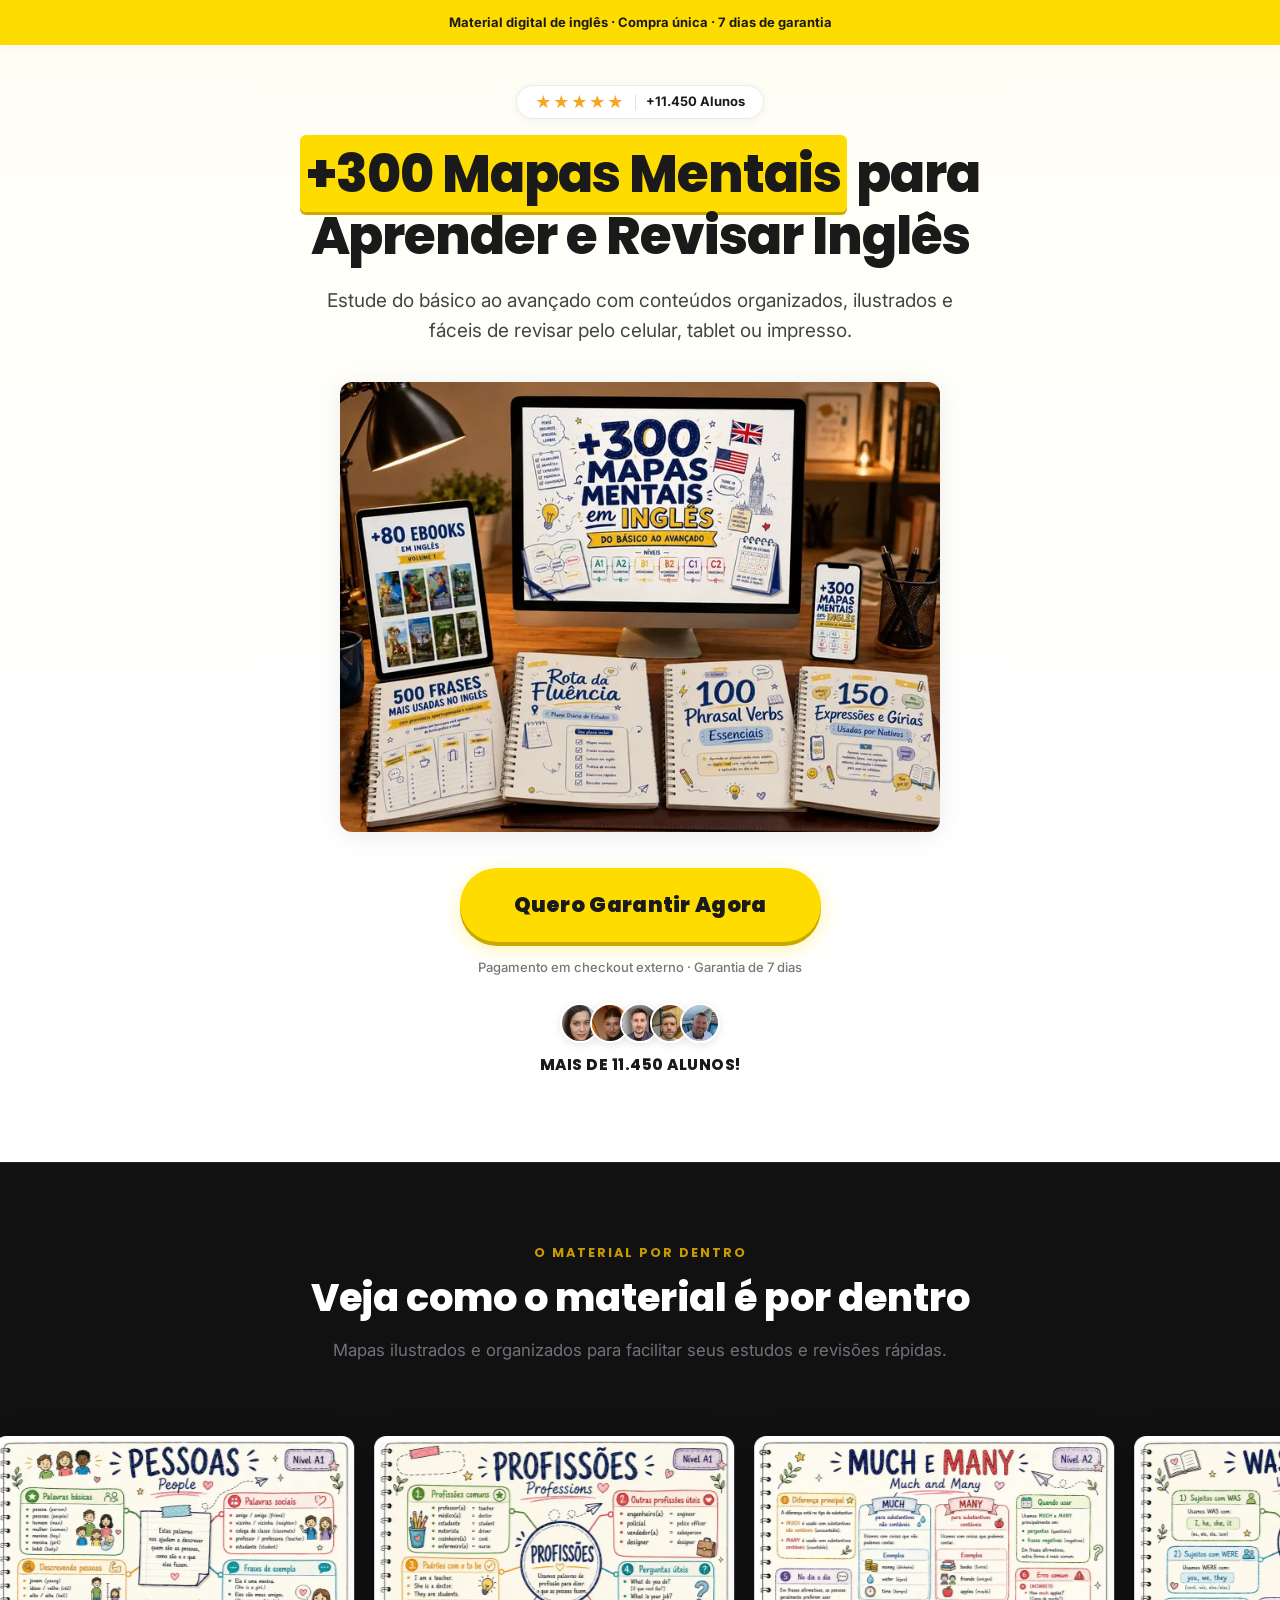
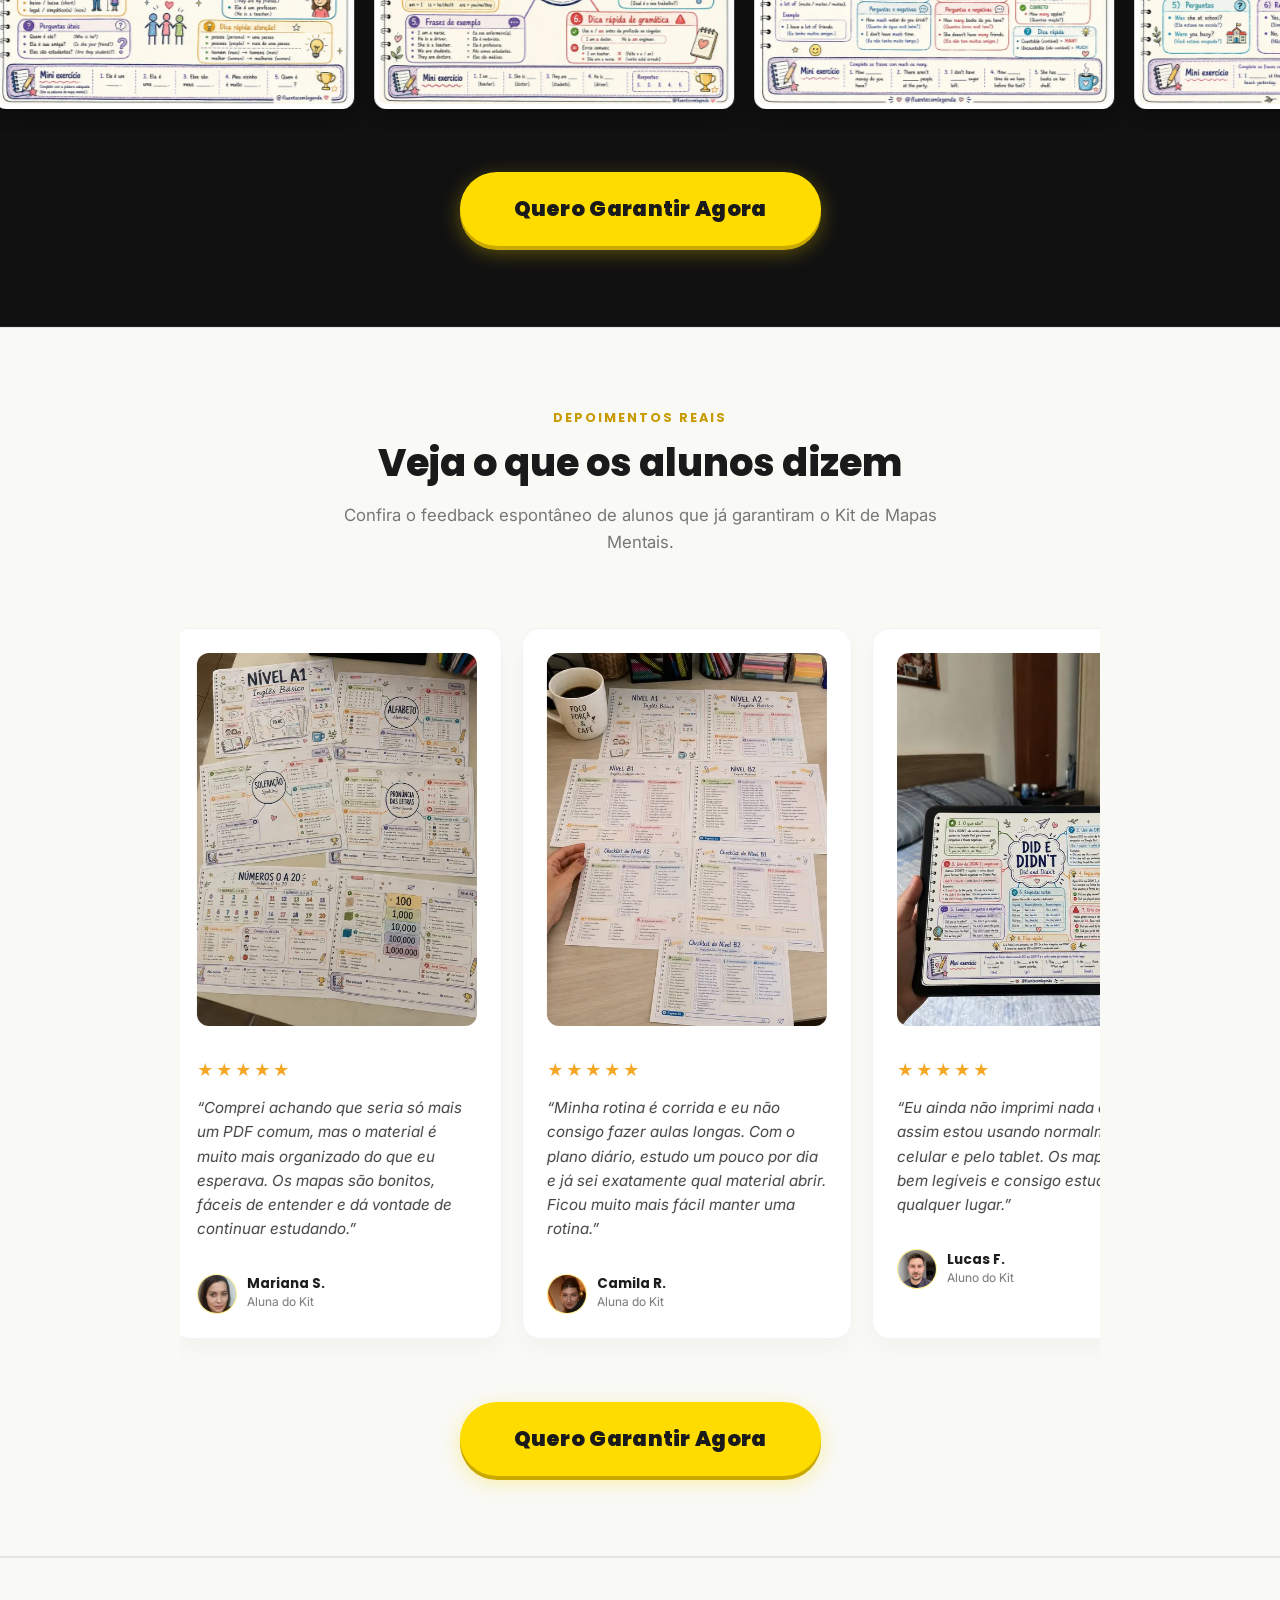
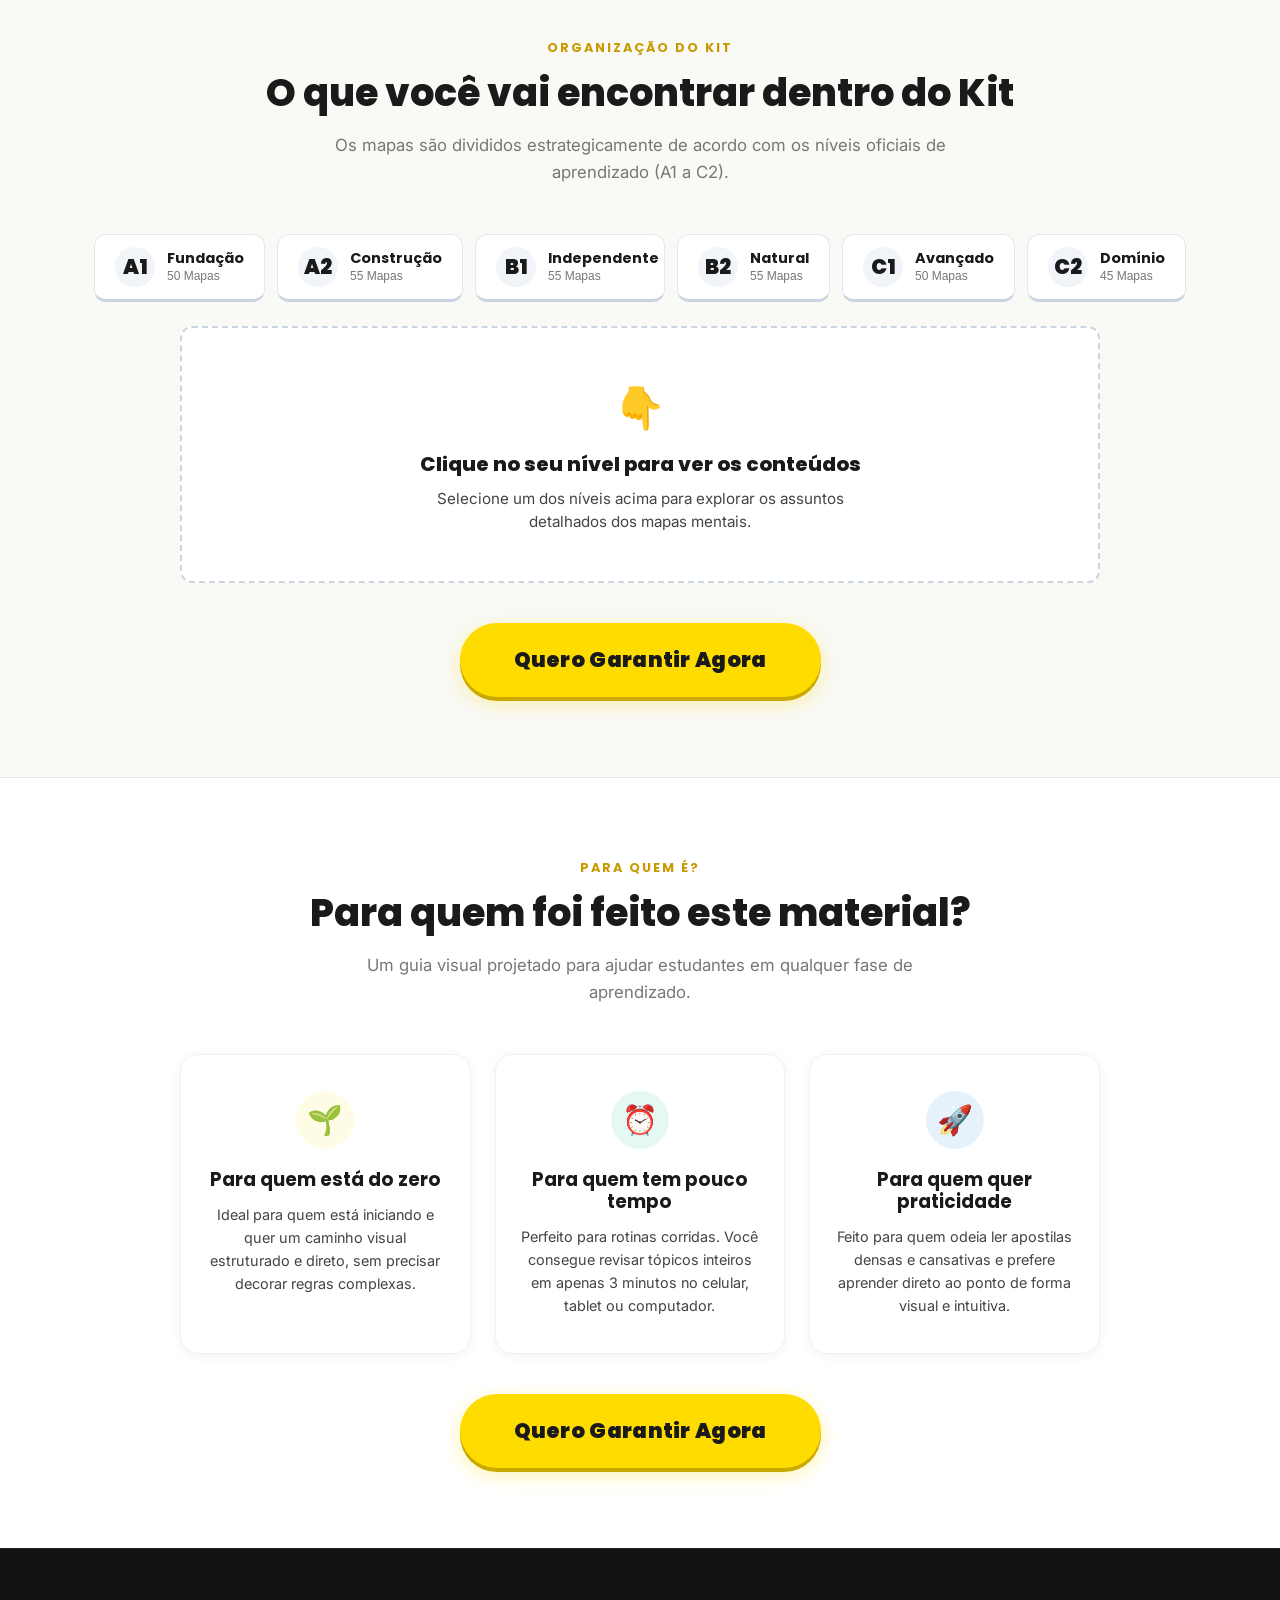
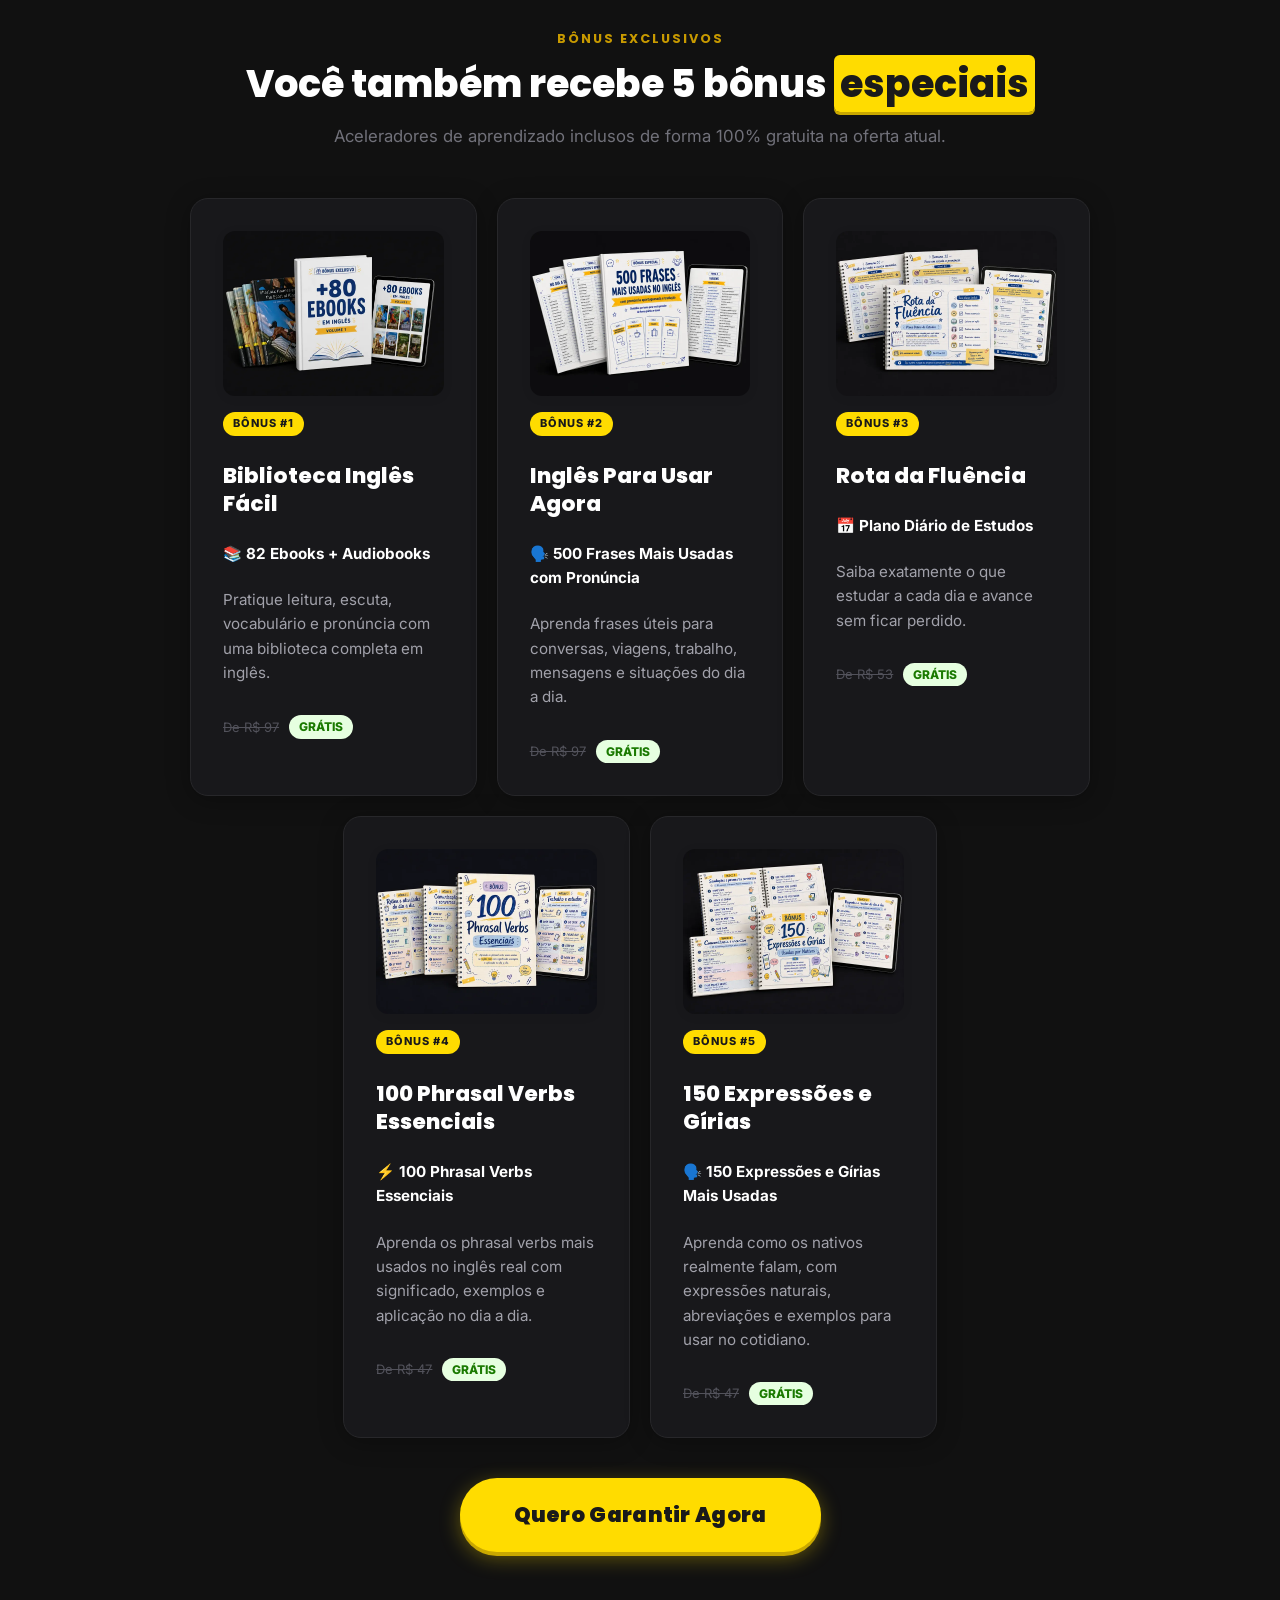
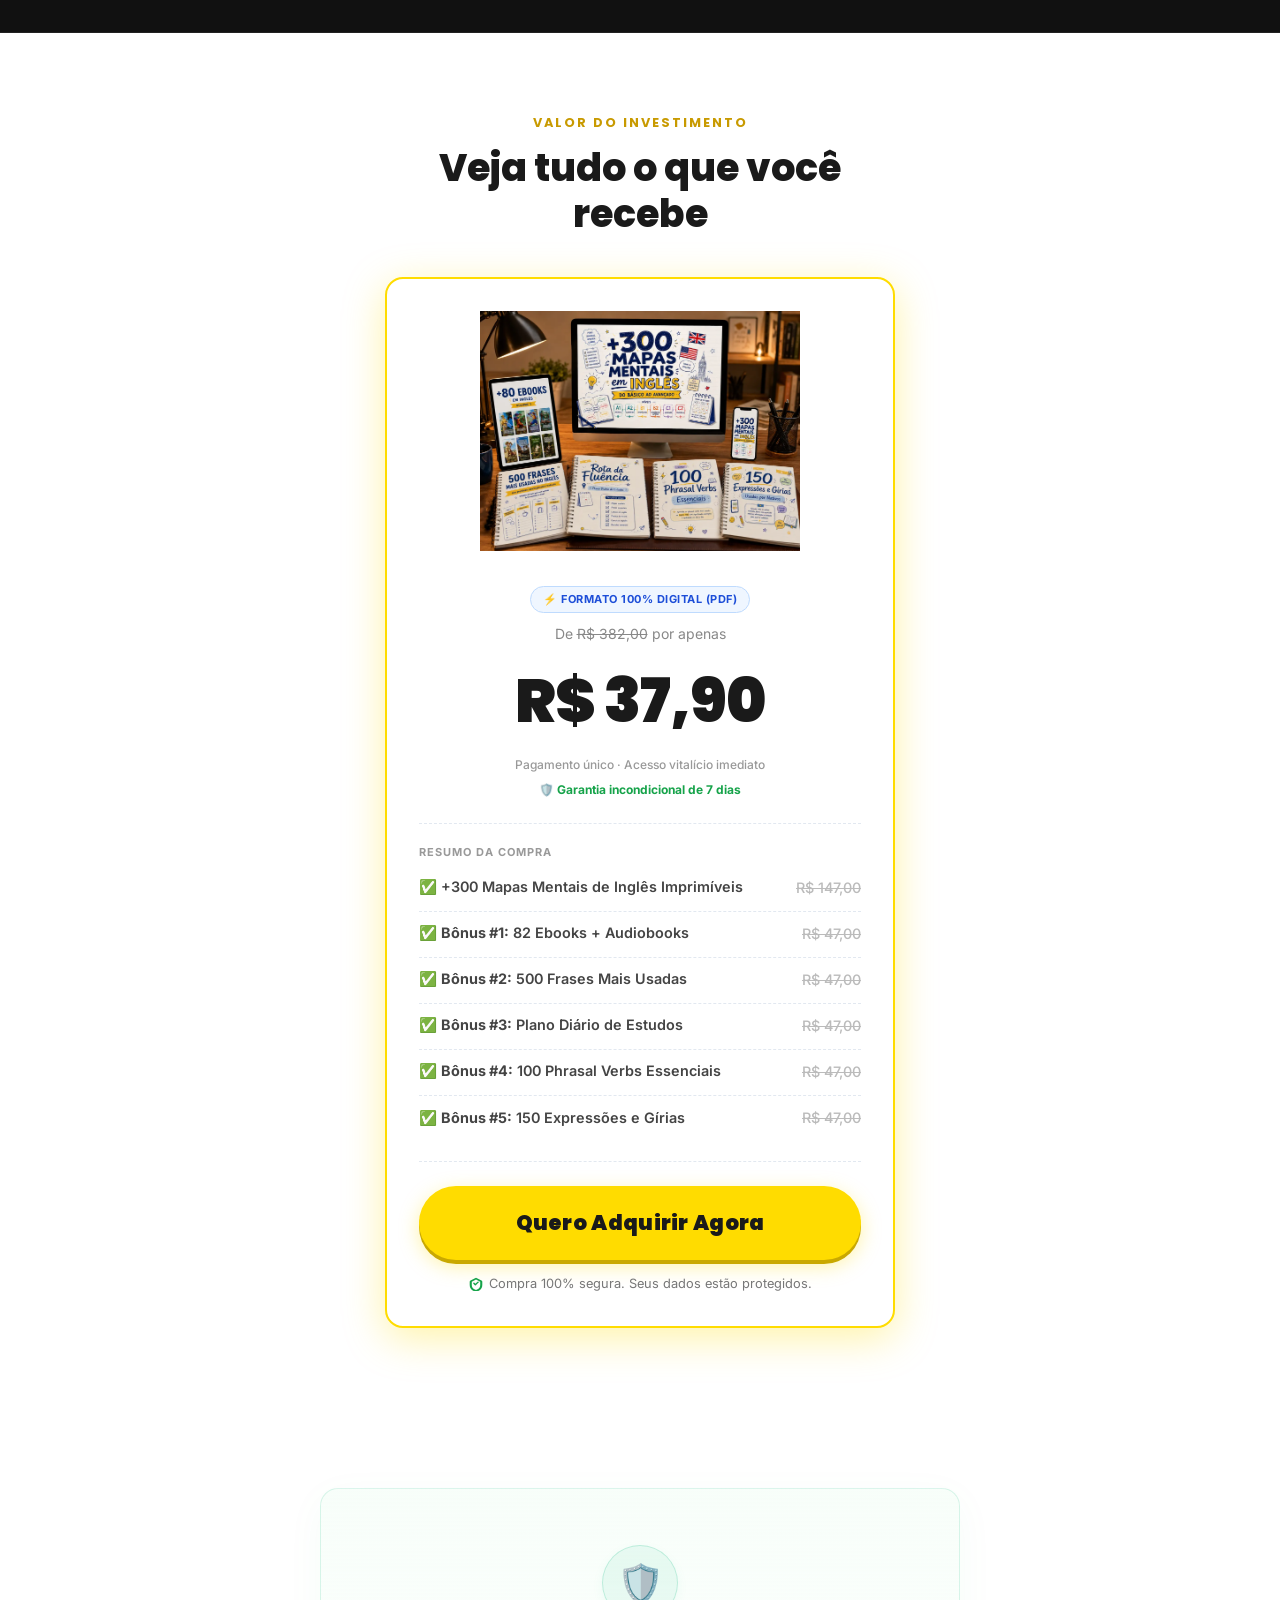
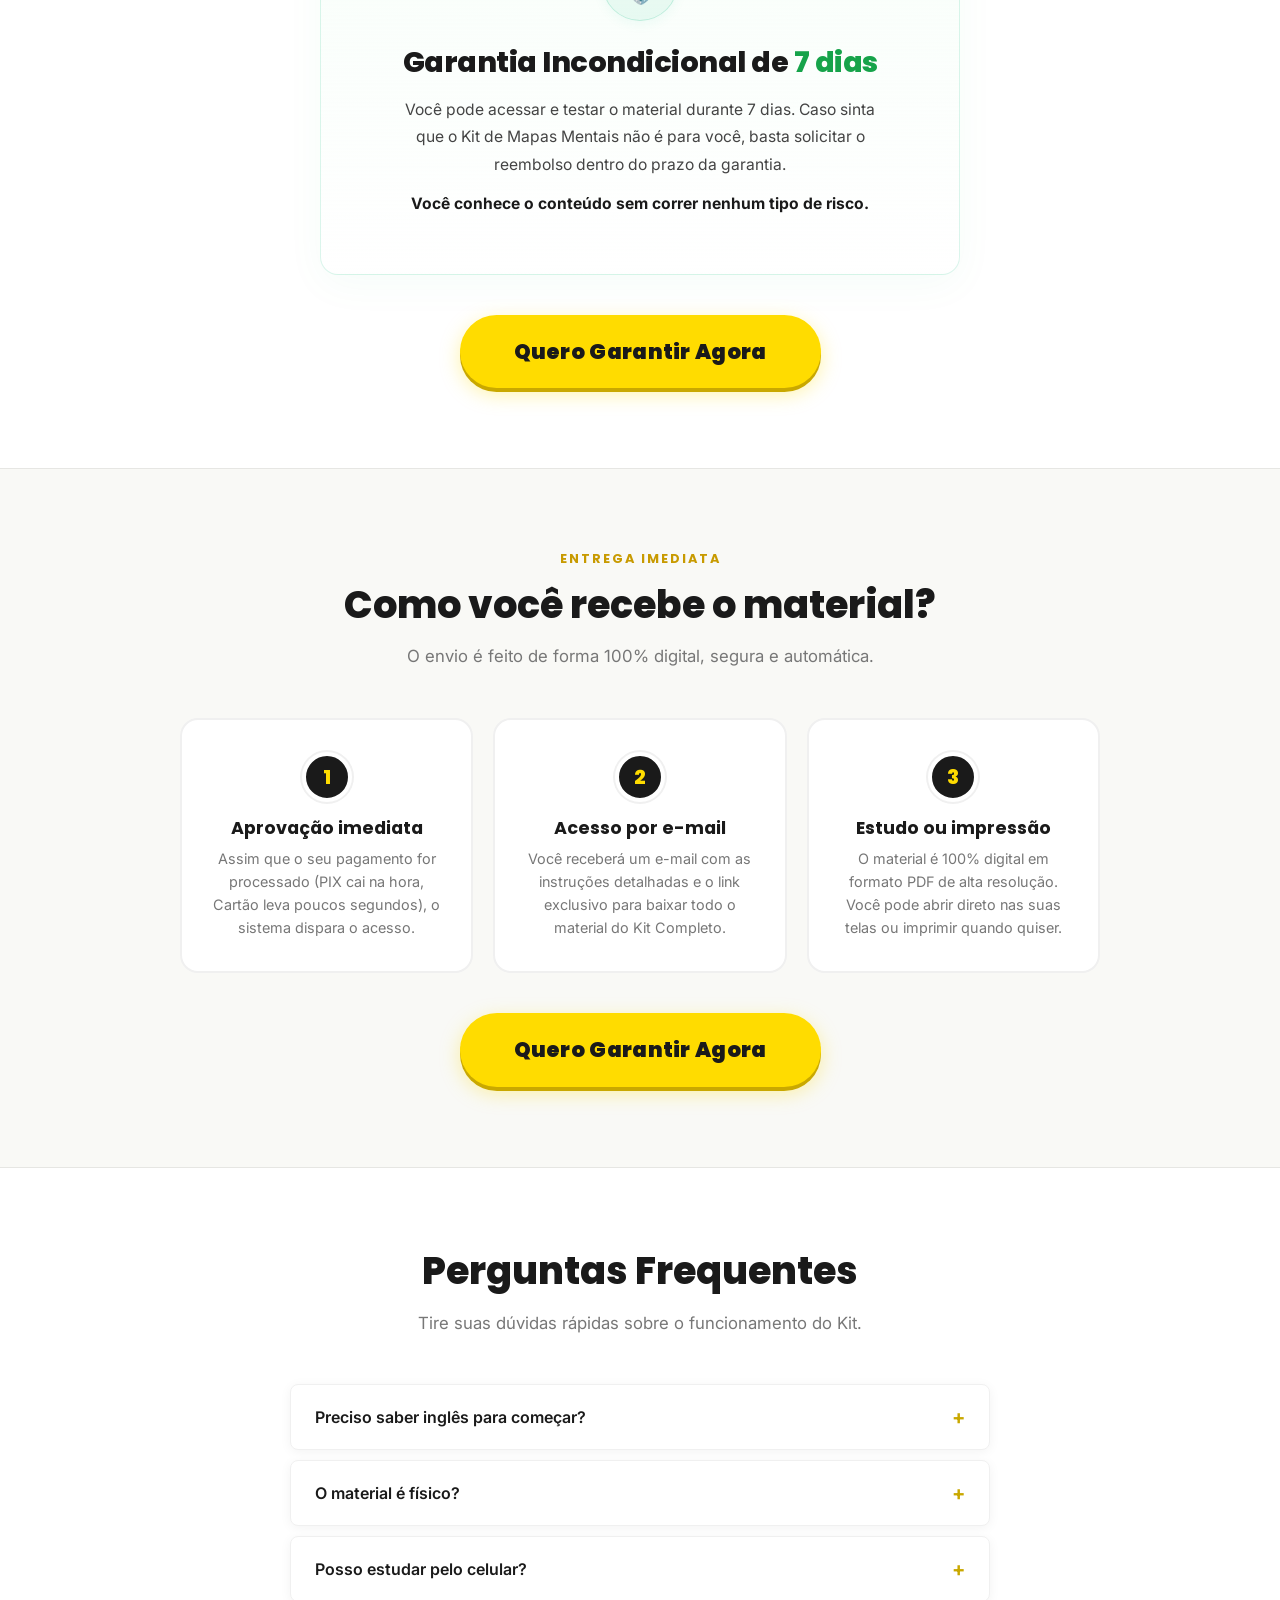
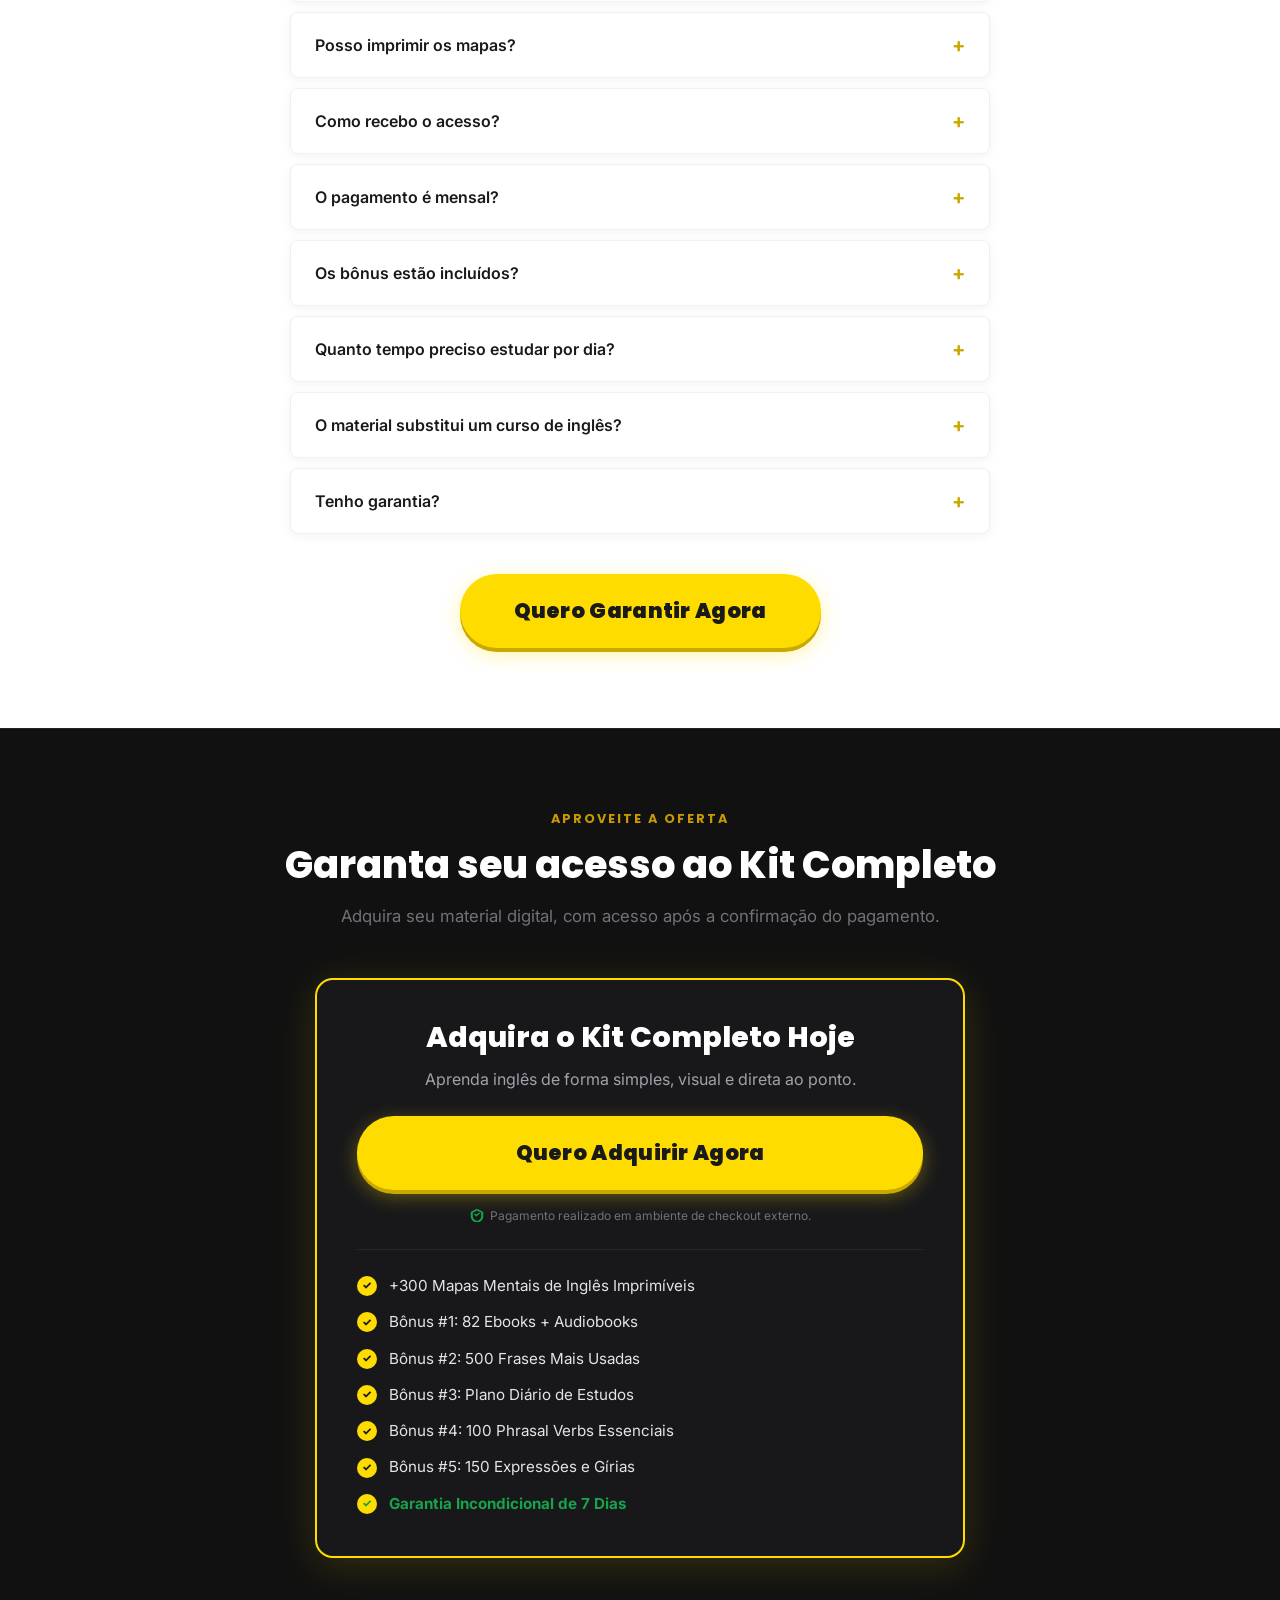
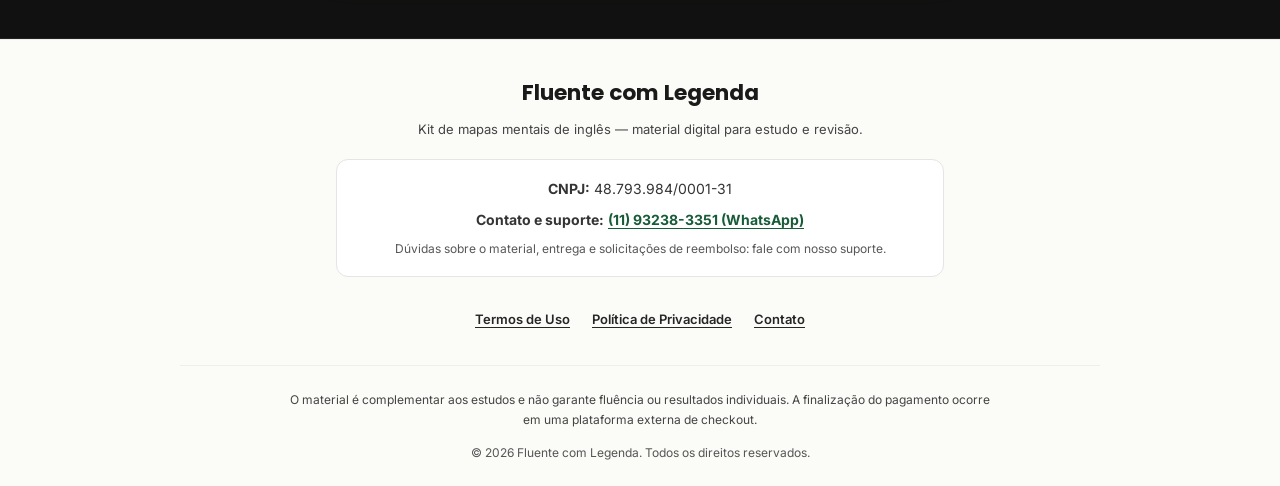
<file: index.html>
<!DOCTYPE html><html lang="pt-BR"><head>

<meta charset="utf-8">
  <meta name="viewport" content="width=device-width, initial-scale=1.0, viewport-fit=cover">
  
  <title>Kit Completo de Inglês Visual — +300 Mapas Mentais Imprimíveis</title>
  <meta name="description" content="Aprenda inglês de forma visual com mais de 300 mapas mentais imprimíveis. Estude do básico ao avançado sem apostilas longas. Acesso imediato!">

  <!-- Open Graph / Meta Tags -->
  <meta property="og:type" content="website">
  <meta property="og:locale" content="pt_BR">
  <meta property="og:url" content="https://mapa.fluentecomlegenda.com/">
  <meta property="og:title" content="+300 Mapas Mentais de Inglês Imprimíveis">
  <meta property="og:description" content="Aprenda inglês de forma visual com mais de 300 mapas mentais imprimíveis. Estude do básico ao avançado sem apostilas longas. Acesso imediato!">
  <meta property="og:image" content="images/kit_mockup_v2.webp">
  <meta property="og:image:type" content="image/webp">
  <meta property="og:image:width" content="1448">
  <meta property="og:image:height" content="1086">
  <meta property="og:image:alt" content="+300 Mapas Mentais de Inglês Imprimíveis">
  

  <meta name="theme-color" content="#ffdc00">
  <link rel="preconnect" href="https://cdn.utmify.com.br" crossorigin>
  <!-- UTMify: prioridade alta no HEAD para pixel do Google Ads, carregamento assíncrono -->
  <script>window.googlePixelId="6af4eb061cdb52053f95fb4c";</script>
  <script src="https://cdn.utmify.com.br/scripts/pixel/pixel-google.js" async fetchpriority="high"></script>
  <!-- UTMify: captura de parâmetros das campanhas; atributos do código original preservados -->
  <script src="https://cdn.utmify.com.br/scripts/utms/latest.js" async data-utmify-prevent-xcod-sck="" data-utmify-prevent-subids=""></script>
  <!-- Imagem principal prioritária, com versões menores para celulares -->
  <link rel="preload" as="image" href="images/kit_mockup_720.webp" imagesrcset="images/kit_mockup_480.webp 480w, images/kit_mockup_720.webp 720w, images/kit_mockup_960.webp 960w" imagesizes="(max-width: 600px) calc(100vw - 40px), 600px" fetchpriority="high">
  <link rel="preconnect" href="https://fonts.googleapis.com">
  <link rel="preconnect" href="https://fonts.gstatic.com" crossorigin>
  <link rel="preload" href="https://fonts.googleapis.com/css2?family=Poppins:wght@400;500;600;700;800;900&family=Inter:wght@400;500;600;700&display=swap" as="style" onload="this.onload=null;this.rel='stylesheet'">
  <noscript><link rel="stylesheet" href="https://fonts.googleapis.com/css2?family=Poppins:wght@400;500;600;700;800;900&family=Inter:wght@400;500;600;700&display=swap"></noscript>

  <!-- Main Stylesheet -->
  <link rel="stylesheet" href="css/style.css">




</head>
<body>
  <div class="promo-banner">Material digital de inglês · Compra única · 7 dias de garantia</div>

  <!-- ==========================================
       HERO SECTION
       ========================================== -->
  <section class="hero">
    <div class="container">
      
      <!-- Social Proof Badge -->
      <div class="hero-social-proof">
        <span class="stars">★★★★★</span>
        <span class="rating-divider"></span>
        <span class="rating-info"><strong>+11.450 Alunos</strong></span>
      </div>
      
      <h1 class="hero-title">
        <span class="hl">+300 Mapas Mentais</span> para Aprender e Revisar Inglês
      </h1>
      
      <p class="hero-subtitle">
        Estude do básico ao avançado com conteúdos organizados, ilustrados e fáceis de revisar pelo celular, tablet ou impresso.
      </p>

      <!-- Mockup Kit Completo -->
      <div class="hero-mockup-wrapper">
        <img src="images/kit_mockup_720.webp" srcset="images/kit_mockup_480.webp 480w, images/kit_mockup_720.webp 720w, images/kit_mockup_960.webp 960w" sizes="(max-width: 600px) calc(100vw - 40px), 600px" alt="Mockup do Kit Completo de Inglês Visual" class="hero-mockup-img" width="1448" height="1086" loading="eager" fetchpriority="high" decoding="async">
      </div>

      <div style="margin-top: 36px; margin-bottom: 24px;">
        <a href="#value-stack-section" class="btn-cta">
          Quero Garantir Agora
        </a>
        <p class="microcopy" style="margin-top: 14px; font-size: 13px; color: var(--text-light); font-weight: 500; text-align: center;">
          Pagamento em checkout externo · Garantia de 7 dias
        </p>
        
        <div class="hero-student-proof">
          <div class="student-avatar-stack">
            <img src="images/depoimento_mariana_avatar_mobile.webp" alt="Aluna Mariana" class="avatar-stack-img" loading="lazy" decoding="async" fetchpriority="low">
            <img src="images/depoimento_camila_avatar_mobile.webp" alt="Aluna Camila" class="avatar-stack-img" loading="lazy" decoding="async" fetchpriority="low">
            <img src="images/depoimento_lucas_avatar_mobile.webp" alt="Aluno Lucas" class="avatar-stack-img" loading="lazy" decoding="async" fetchpriority="low">
            <img src="images/hero_avatar_4_mobile.webp" alt="Aluno" class="avatar-stack-img" loading="lazy" decoding="async" fetchpriority="low">
            <img src="images/hero_avatar_5_mobile.webp" alt="Aluna" class="avatar-stack-img" loading="lazy" decoding="async" fetchpriority="low">
          </div>
          <span class="student-proof-text">Mais de 11.450 alunos!</span>
        </div>
      </div>

    </div>
  </section>

  <!-- ==========================================
       VISUAL PREVIEW SECTION (DARK SECTION)
       ========================================== -->
  <section class="section section--dark">
    <div class="container">
      <span class="section-label">O Material por Dentro</span>
      <h2 class="section-title" style="color:#ffffff;">Veja como o material é por dentro</h2>
      <p class="section-subtitle">
        Mapas ilustrados e organizados para facilitar seus estudos e revisões rápidas.
      </p>

      <!-- Custom Carousel (Infinite Marquee) -->
      <div class="preview-carousel">
        <div class="carousel-track">
          <div class="carousel-group">
            <div class="carousel-slide">
              <img src="images/mapa_preview_1_mobile.webp" data-fullsrc="images/mapa_preview_1.webp" alt="Visualização do mapa mental - Nível A1" width="1448" height="1086" loading="lazy" decoding="async" fetchpriority="low">
            </div>
            <div class="carousel-slide">
              <img src="images/mapa_preview_2_mobile.webp" data-fullsrc="images/mapa_preview_2.webp" alt="Visualização do mapa mental - Nível A1 (2)" width="1448" height="1086" loading="lazy" decoding="async" fetchpriority="low">
            </div>
            <div class="carousel-slide">
              <img src="images/mapa_preview_3_mobile.webp" data-fullsrc="images/mapa_preview_3.webp" alt="Visualização do mapa mental - Nível A2" width="1448" height="1086" loading="lazy" decoding="async" fetchpriority="low">
            </div>
            <div class="carousel-slide">
              <img src="images/mapa_preview_4_mobile.webp" data-fullsrc="images/mapa_preview_4.webp" alt="Visualização do mapa mental - Nível A2 (2)" width="1448" height="1086" loading="lazy" decoding="async" fetchpriority="low">
            </div>
          </div>
          <div class="carousel-group">
            <div class="carousel-slide">
              <img src="images/mapa_preview_1_mobile.webp" data-fullsrc="images/mapa_preview_1.webp" alt="Visualização do mapa mental - Nível A1" width="1448" height="1086" loading="lazy" decoding="async" fetchpriority="low">
            </div>
            <div class="carousel-slide">
              <img src="images/mapa_preview_2_mobile.webp" data-fullsrc="images/mapa_preview_2.webp" alt="Visualização do mapa mental - Nível A1 (2)" width="1448" height="1086" loading="lazy" decoding="async" fetchpriority="low">
            </div>
            <div class="carousel-slide">
              <img src="images/mapa_preview_3_mobile.webp" data-fullsrc="images/mapa_preview_3.webp" alt="Visualização do mapa mental - Nível A2" width="1448" height="1086" loading="lazy" decoding="async" fetchpriority="low">
            </div>
            <div class="carousel-slide">
              <img src="images/mapa_preview_4_mobile.webp" data-fullsrc="images/mapa_preview_4.webp" alt="Visualização do mapa mental - Nível A2 (2)" width="1448" height="1086" loading="lazy" decoding="async" fetchpriority="low">
            </div>
          </div>
        </div>
      </div>

      <div style="text-align: center; margin-top: 40px;">
        <a href="#value-stack-section" class="btn-cta">Quero Garantir Agora</a>
      </div>
    </div>
  </section>

  <!-- ==========================================
       TESTIMONIALS SECTION
       ========================================== -->
  <section class="section" style="background-color: var(--bg-secondary); border-top: 1px solid var(--border-light); border-bottom: 1px solid var(--border-light);">
    <div class="container">
      <span class="section-label">Depoimentos reais</span>
      <h2 class="section-title">Veja o que os alunos dizem</h2>
      <p class="section-subtitle">Confira o feedback espontâneo de alunos que já garantiram o Kit de Mapas Mentais.</p>

      <!-- Testimonials Marquee Carousel -->
      <div class="testimonials-carousel">
        <div class="testimonials-track">
          <div class="testimonials-group">
            <!-- 1. Mariana S. (Image) -->
            <div class="testimonial-card">
              <div class="testimonial-image-wrapper">
                <img src="images/depoimento_mariana_produto_mobile.webp" alt="Foto enviada por Mariana S." width="1086" height="1448" loading="lazy" decoding="async" fetchpriority="low">
              </div>
              <div>
                <div class="testimonial-stars">★★★★★</div>
                <p class="testimonial-quote">“Comprei achando que seria só mais um PDF comum, mas o material é muito mais organizado do que eu esperava. Os mapas são bonitos, fáceis de entender e dá vontade de continuar estudando.”</p>
              </div>
              <div class="testimonial-author">
                <img src="images/depoimento_mariana_avatar_mobile.webp" alt="Mariana S." class="testimonial-avatar" loading="lazy" decoding="async" fetchpriority="low">
                <div class="testimonial-author-info">
                  <h4>Mariana S.</h4>
                  <p>Aluna do Kit</p>
                </div>
              </div>
            </div>

            <!-- 2. Camila R. (Image) -->
            <div class="testimonial-card">
              <div class="testimonial-image-wrapper">
                <img src="images/depoimento_camila_produto_mobile.webp" alt="Foto enviada por Camila R." width="1086" height="1448" loading="lazy" decoding="async" fetchpriority="low">
              </div>
              <div>
                <div class="testimonial-stars">★★★★★</div>
                <p class="testimonial-quote">“Minha rotina é corrida e eu não consigo fazer aulas longas. Com o plano diário, estudo um pouco por dia e já sei exatamente qual material abrir. Ficou muito mais fácil manter uma rotina.”</p>
              </div>
              <div class="testimonial-author">
                <img src="images/depoimento_camila_avatar_mobile.webp" alt="Camila R." class="testimonial-avatar" loading="lazy" decoding="async" fetchpriority="low">
                <div class="testimonial-author-info">
                  <h4>Camila R.</h4>
                  <p>Aluna do Kit</p>
                </div>
              </div>
            </div>

            <!-- 3. Lucas F. (Image) -->
            <div class="testimonial-card">
              <div class="testimonial-image-wrapper">
                <img src="images/depoimento_lucas_produto_mobile.webp" alt="Foto enviada por Lucas F." width="1086" height="1448" loading="lazy" decoding="async" fetchpriority="low">
              </div>
              <div>
                <div class="testimonial-stars">★★★★★</div>
                <p class="testimonial-quote">“Eu ainda não imprimi nada e mesmo assim estou usando normalmente pelo celular e pelo tablet. Os mapas ficam bem legíveis e consigo estudar em qualquer lugar.”</p>
              </div>
              <div class="testimonial-author">
                <img src="images/depoimento_lucas_avatar_mobile.webp" alt="Lucas F." class="testimonial-avatar" loading="lazy" decoding="async" fetchpriority="low">
                <div class="testimonial-author-info">
                  <h4>Lucas F.</h4>
                  <p>Aluno do Kit</p>
                </div>
              </div>
            </div>

            <!-- 4. Patrícia M. (Image) -->
            <div class="testimonial-card">
              <div class="testimonial-image-wrapper">
                <img src="images/depoimento_patricia_produto_mobile.webp" alt="Foto enviada por Patrícia M." width="1086" height="1448" loading="lazy" decoding="async" fetchpriority="low">
              </div>
              <div>
                <div class="testimonial-stars">★★★★★</div>
                <p class="testimonial-quote">“As 500 frases com pronúncia foram o bônus que mais usei. Eu escuto, repito e treino até me sentir mais segura para falar.”</p>
              </div>
              <div class="testimonial-author">
                <img src="images/depoimento_patricia_avatar_mobile.webp" alt="Patrícia M." class="testimonial-avatar" loading="lazy" decoding="async" fetchpriority="low">
                <div class="testimonial-author-info">
                  <h4>Patrícia M.</h4>
                  <p>Aluna do Kit</p>
                </div>
              </div>
            </div>

            <!-- 5. Fernanda R. (Image) -->
            <div class="testimonial-card">
              <div class="testimonial-image-wrapper">
                <img src="images/depoimento_fernanda_produto_mobile.webp" alt="Foto enviada por Fernanda R." width="1086" height="1448" loading="lazy" decoding="async" fetchpriority="low">
              </div>
              <div>
                <div class="testimonial-stars">★★★★★</div>
                <p class="testimonial-quote">“Sou professora de inglês e esse kit economizou muito meu tempo. Uso os mapas para explicar e revisar os conteúdos de forma mais visual com meus alunos.”</p>
              </div>
              <div class="testimonial-author">
                <img src="images/depoimento_fernanda_avatar_mobile.webp" alt="Fernanda R." class="testimonial-avatar" loading="lazy" decoding="async" fetchpriority="low">
                <div class="testimonial-author-info">
                  <h4>Fernanda R.</h4>
                  <p>Professora de Inglês</p>
                </div>
              </div>
            </div>
          </div>
          
          <div class="testimonials-group">
            <!-- 1. Mariana S. (Image) - Duplicate -->
            <div class="testimonial-card">
              <div class="testimonial-image-wrapper">
                <img src="images/depoimento_mariana_produto_mobile.webp" alt="Foto enviada por Mariana S." width="1086" height="1448" loading="lazy" decoding="async" fetchpriority="low">
              </div>
              <div>
                <div class="testimonial-stars">★★★★★</div>
                <p class="testimonial-quote">“Comprei achando que seria só mais um PDF comum, mas o material é muito mais organizado do que eu esperava. Os mapas são bonitos, fáceis de entender e dá vontade de continuar estudando.”</p>
              </div>
              <div class="testimonial-author">
                <img src="images/depoimento_mariana_avatar_mobile.webp" alt="Mariana S." class="testimonial-avatar" loading="lazy" decoding="async" fetchpriority="low">
                <div class="testimonial-author-info">
                  <h4>Mariana S.</h4>
                  <p>Aluna do Kit</p>
                </div>
              </div>
            </div>

            <!-- 2. Camila R. (Image) - Duplicate -->
            <div class="testimonial-card">
              <div class="testimonial-image-wrapper">
                <img src="images/depoimento_camila_produto_mobile.webp" alt="Foto enviada por Camila R." width="1086" height="1448" loading="lazy" decoding="async" fetchpriority="low">
              </div>
              <div>
                <div class="testimonial-stars">★★★★★</div>
                <p class="testimonial-quote">“Minha rotina é corrida e eu não consigo fazer aulas longas. Com o plano diário, estudo um pouco por dia e já sei exatamente qual material abrir. Ficou muito mais fácil manter uma rotina.”</p>
              </div>
              <div class="testimonial-author">
                <img src="images/depoimento_camila_avatar_mobile.webp" alt="Camila R." class="testimonial-avatar" loading="lazy" decoding="async" fetchpriority="low">
                <div class="testimonial-author-info">
                  <h4>Camila R.</h4>
                  <p>Aluna do Kit</p>
                </div>
              </div>
            </div>

            <!-- 3. Lucas F. (Image) - Duplicate -->
            <div class="testimonial-card">
              <div class="testimonial-image-wrapper">
                <img src="images/depoimento_lucas_produto_mobile.webp" alt="Foto enviada por Lucas F." width="1086" height="1448" loading="lazy" decoding="async" fetchpriority="low">
              </div>
              <div>
                <div class="testimonial-stars">★★★★★</div>
                <p class="testimonial-quote">“Eu ainda não imprimi nada e mesmo assim estou usando normalmente pelo celular e pelo tablet. Os mapas ficam bem legíveis e consigo estudar em qualquer lugar.”</p>
              </div>
              <div class="testimonial-author">
                <img src="images/depoimento_lucas_avatar_mobile.webp" alt="Lucas F." class="testimonial-avatar" loading="lazy" decoding="async" fetchpriority="low">
                <div class="testimonial-author-info">
                  <h4>Lucas F.</h4>
                  <p>Aluno do Kit</p>
                </div>
              </div>
            </div>

            <!-- 4. Patrícia M. (Image) - Duplicate -->
            <div class="testimonial-card">
              <div class="testimonial-image-wrapper">
                <img src="images/depoimento_patricia_produto_mobile.webp" alt="Foto enviada por Patrícia M." width="1086" height="1448" loading="lazy" decoding="async" fetchpriority="low">
              </div>
              <div>
                <div class="testimonial-stars">★★★★★</div>
                <p class="testimonial-quote">“As 500 frases com pronúncia foram o bônus que mais usei. Eu escuto, repito e treino até me sentir mais segura para falar.”</p>
              </div>
              <div class="testimonial-author">
                <img src="images/depoimento_patricia_avatar_mobile.webp" alt="Patrícia M." class="testimonial-avatar" loading="lazy" decoding="async" fetchpriority="low">
                <div class="testimonial-author-info">
                  <h4>Patrícia M.</h4>
                  <p>Aluna do Kit</p>
                </div>
              </div>
            </div>

            <!-- 5. Fernanda R. (Image) - Duplicate -->
            <div class="testimonial-card">
              <div class="testimonial-image-wrapper">
                <img src="images/depoimento_fernanda_produto_mobile.webp" alt="Foto enviada por Fernanda R." width="1086" height="1448" loading="lazy" decoding="async" fetchpriority="low">
              </div>
              <div>
                <div class="testimonial-stars">★★★★★</div>
                <p class="testimonial-quote">“Sou professora de inglês e esse kit economizou muito meu tempo. Uso os mapas para explicar e revisar os conteúdos de forma mais visual com meus alunos.”</p>
              </div>
              <div class="testimonial-author">
                <img src="images/depoimento_fernanda_avatar_mobile.webp" alt="Fernanda R." class="testimonial-avatar" loading="lazy" decoding="async" fetchpriority="low">
                <div class="testimonial-author-info">
                  <h4>Fernanda R.</h4>
                  <p>Professora de Inglês</p>
                </div>
              </div>
            </div>
          </div>
        </div>
      </div>
      <div style="text-align: center; margin-top: 40px;">
        <a href="#value-stack-section" class="btn-cta">Quero Garantir Agora</a>
      </div>
    </div>
  </section>

  <!-- ==========================================
       WHAT'S INSIDE THE KIT (MODULES BY CEFR LEVELS - ENXUTA)
       ========================================== -->
  <section class="section" style="background-color: var(--bg-secondary); border-top: 1px solid var(--border-light); border-bottom: 1px solid var(--border-light);">
    <div class="container">
      <span class="section-label">Organização do Kit</span>
      <h2 class="section-title">O que você vai encontrar dentro do Kit</h2>
      <p class="section-subtitle">
        Os mapas são divididos estrategicamente de acordo com os níveis oficiais de aprendizado (A1 a C2).
      </p>

      <div class="curriculum-container">
        <!-- Tab Buttons -->
        <div class="curriculum-tabs">
          <button class="curriculum-tab-btn" data-level="a1">
            <span class="tab-level">A1</span>
            <div class="tab-info">
              <span class="tab-title">Fundação</span>
              <span class="tab-count">50 Mapas</span>
            </div>
          </button>
          <button class="curriculum-tab-btn" data-level="a2">
            <span class="tab-level">A2</span>
            <div class="tab-info">
              <span class="tab-title">Construção</span>
              <span class="tab-count">55 Mapas</span>
            </div>
          </button>
          <button class="curriculum-tab-btn" data-level="b1">
            <span class="tab-level">B1</span>
            <div class="tab-info">
              <span class="tab-title">Independente</span>
              <span class="tab-count">55 Mapas</span>
            </div>
          </button>
          <button class="curriculum-tab-btn" data-level="b2">
            <span class="tab-level">B2</span>
            <div class="tab-info">
              <span class="tab-title">Natural</span>
              <span class="tab-count">55 Mapas</span>
            </div>
          </button>
          <button class="curriculum-tab-btn" data-level="c1">
            <span class="tab-level">C1</span>
            <div class="tab-info">
              <span class="tab-title">Avançado</span>
              <span class="tab-count">50 Mapas</span>
            </div>
          </button>
          <button class="curriculum-tab-btn" data-level="c2">
            <span class="tab-level">C2</span>
            <div class="tab-info">
              <span class="tab-title">Domínio</span>
              <span class="tab-count">45 Mapas</span>
            </div>
          </button>
        </div>

        <!-- Tab Panes -->
        <div class="curriculum-panes">
          
          <!-- Placeholder (Visible when no level is active) -->
          <div class="curriculum-placeholder" id="curriculum-placeholder">
            <div class="placeholder-icon">👇</div>
            <h3>Clique no seu nível para ver os conteúdos</h3>
            <p>Selecione um dos níveis acima para explorar os assuntos detalhados dos mapas mentais.</p>
          </div>

          <!-- Pane A1 -->
          <div class="curriculum-pane" id="pane-a1">
            <div class="curriculum-pane-header">
              <div class="curriculum-pane-meta">
                <span class="pane-badge">Nível A1 — Fundação do Inglês</span>
                <span class="pane-count">🌱 50 mapas mentais</span>
              </div>
              <p class="pane-objective">
                <strong>Objetivo:</strong> Ensinar o aluno a reconhecer palavras essenciais, montar frases curtas, fazer perguntas básicas e se comunicar em situações simples.
              </p>
            </div>
            
            <div class="curriculum-details-grid">
              <div class="curriculum-category-card">
                <h4>Fundamentos</h4>
                <div class="curriculum-topics">
                  <span>Alfabeto em inglês</span>
                  <span>Soletração</span>
                  <span>Pronúncia das letras</span>
                  <span>Números de 0 a 20</span>
                  <span>Números de 20 a 100</span>
                  <span>Números grandes</span>
                  <span>Dias da semana</span>
                  <span>Meses do ano</span>
                  <span>Datas</span>
                  <span>Horas</span>
                  <span>Cores</span>
                  <span>Símbolos e sinais comuns</span>
                </div>
              </div>
              
              <div class="curriculum-category-card">
                <h4>Estruturas essenciais</h4>
                <div class="curriculum-topics">
                  <span>Pronomes pessoais</span>
                  <span>Pronomes objeto</span>
                  <span>Adjetivos possessivos</span>
                  <span>Pronomes possessivos</span>
                  <span>Verbo To Be: afirmativo</span>
                  <span>Verbo To Be: negativo</span>
                  <span>Verbo To Be: perguntas</span>
                  <span>Contrações com To Be</span>
                  <span>Artigos A, An e The</span>
                  <span>Singular e plural</span>
                  <span>This, That, These e Those</span>
                  <span>There Is e There Are</span>
                </div>
              </div>
              
              <div class="curriculum-category-card">
                <h4>Vocabulário básico</h4>
                <div class="curriculum-topics">
                  <span>Família</span>
                  <span>Pessoas</span>
                  <span>Profissões</span>
                  <span>Países</span>
                  <span>Nacionalidades</span>
                  <span>Partes da casa</span>
                  <span>Objetos da casa</span>
                  <span>Objetos pessoais</span>
                  <span>Comidas</span>
                  <span>Bebidas</span>
                  <span>Frutas</span>
                  <span>Animais</span>
                  <span>Partes do corpo</span>
                  <span>Roupas</span>
                  <span>Clima</span>
                  <span>Emoções</span>
                  <span>Adjetivos básicos</span>
                  <span>Verbos essenciais</span>
                </div>
              </div>
              
              <div class="curriculum-category-card">
                <h4>Comunicação</h4>
                <div class="curriculum-topics">
                  <span>Cumprimentos</span>
                  <span>Apresentações pessoais</span>
                  <span>Perguntas com What, Where, Who e How</span>
                  <span>Frases com I Am</span>
                  <span>Frases com You Are</span>
                  <span>Frases com He, She, We e They</span>
                  <span>Frases de sobrevivência</span>
                  <span>Revisão geral A1</span>
                </div>
              </div>
            </div>
          </div>

          <!-- Pane A2 -->
          <div class="curriculum-pane" id="pane-a2">
            <div class="curriculum-pane-header">
              <div class="curriculum-pane-meta">
                <span class="pane-badge">Nível A2 — Construção de Frases</span>
                <span class="pane-count">💬 55 mapas mentais</span>
              </div>
              <p class="pane-objective">
                <strong>Objetivo:</strong> Ajudar o aluno a falar sobre rotina, preferências, habilidades, passado básico e planos.
              </p>
            </div>
            
            <div class="curriculum-details-grid">
              <div class="curriculum-category-card">
                <h4>Presente e rotina</h4>
                <div class="curriculum-topics">
                  <span>Simple Present: usos</span>
                  <span>Simple Present: afirmativo</span>
                  <span>Simple Present: negativo</span>
                  <span>Simple Present: perguntas</span>
                  <span>Do e Does</span>
                  <span>Don’t e Doesn’t</span>
                  <span>Terceira pessoa com S</span>
                  <span>Advérbios de frequência</span>
                  <span>Rotina da manhã</span>
                  <span>Rotina de trabalho e estudo</span>
                  <span>Rotina da noite</span>
                  <span>Hábitos semanais</span>
                </div>
              </div>
              
              <div class="curriculum-category-card">
                <h4>Verbos e estruturas</h4>
                <div class="curriculum-topics">
                  <span>Have e Has</span>
                  <span>Like, Love e Hate</span>
                  <span>Want e Need</span>
                  <span>Can e Can’t</span>
                  <span>Habilidades</span>
                  <span>Pedidos com Can</span>
                  <span>Imperativo</span>
                  <span>Let’s</span>
                  <span>Some e Any</span>
                  <span>Much e Many</span>
                  <span>A Lot Of</span>
                  <span>How Much e How Many</span>
                  <span>Substantivos contáveis e incontáveis</span>
                  <span>Preposições de lugar</span>
                  <span>Preposições de tempo</span>
                  <span>In, On e At</span>
                </div>
              </div>
              
              <div class="curriculum-category-card">
                <h4>Passado e futuro inicial</h4>
                <div class="curriculum-topics">
                  <span>Simple Past com To Be</span>
                  <span>Was e Were</span>
                  <span>Verbos regulares no passado</span>
                  <span>Verbos irregulares básicos</span>
                  <span>Did e Didn’t</span>
                  <span>Perguntas no passado</span>
                  <span>Going To</span>
                  <span>Planos futuros</span>
                  <span>Will para decisões simples</span>
                </div>
              </div>
              
              <div class="curriculum-category-card">
                <h4>Vocabulário e situações</h4>
                <div class="curriculum-topics">
                  <span>Lugares da cidade</span>
                  <span>Direções</span>
                  <span>Meios de transporte</span>
                  <span>Compras</span>
                  <span>Preços e dinheiro</span>
                  <span>Restaurante</span>
                  <span>Hotel</span>
                  <span>Aeroporto</span>
                  <span>Saúde básica</span>
                  <span>Farmácia</span>
                  <span>Hobbies</span>
                  <span>Esportes</span>
                  <span>Música e filmes</span>
                </div>
              </div>
              
              <div class="curriculum-category-card">
                <h4>Comunicação prática</h4>
                <div class="curriculum-topics">
                  <span>Fazendo convites</span>
                  <span>Aceitando e recusando convites</span>
                  <span>Pedindo informações</span>
                  <span>Mini conversas A2</span>
                  <span>Revisão geral A2</span>
                </div>
              </div>
            </div>
          </div>

          <!-- Pane B1 -->
          <div class="curriculum-pane" id="pane-b1">
            <div class="curriculum-pane-header">
              <div class="curriculum-pane-meta">
                <span class="pane-badge">Nível B1 — Inglês Independente</span>
                <span class="pane-count">🚀 55 mapas mentais</span>
              </div>
              <p class="pane-objective">
                <strong>Objetivo:</strong> Permitir que o aluno converse sobre experiências, acontecimentos, opiniões, planos e problemas cotidianos.
              </p>
            </div>
            
            <div class="curriculum-details-grid">
              <div class="curriculum-category-card">
                <h4>Tempos verbais</h4>
                <div class="curriculum-topics">
                  <span>Revisão do Simple Present</span>
                  <span>Revisão do Simple Past</span>
                  <span>Present Continuous</span>
                  <span>Past Continuous</span>
                  <span>Simple Past x Past Continuous</span>
                  <span>Present Perfect: introdução</span>
                  <span>Have You Ever</span>
                  <span>Ever e Never</span>
                  <span>Already e Yet</span>
                  <span>Since e For</span>
                  <span>Present Perfect x Simple Past</span>
                  <span>Going To x Will</span>
                  <span>Present Continuous para futuro</span>
                  <span>Future Time Expressions</span>
                </div>
              </div>
              
              <div class="curriculum-category-card">
                <h4>Estruturas intermediárias</h4>
                <div class="curriculum-topics">
                  <span>Comparativos</span>
                  <span>Superlativos</span>
                  <span>As…As</span>
                  <span>Too e Enough</span>
                  <span>Should e Shouldn’t</span>
                  <span>Must e Mustn’t</span>
                  <span>Have To e Don’t Have To</span>
                  <span>May e Might</span>
                  <span>First Conditional</span>
                  <span>Zero Conditional</span>
                  <span>Relative Pronouns</span>
                  <span>Who, Which e That</span>
                  <span>Gerúndio após verbos</span>
                  <span>Infinitivo com To</span>
                  <span>Used To</span>
                  <span>Question Tags</span>
                </div>
              </div>
              
              <div class="curriculum-category-card">
                <h4>Comunicação e fluidez</h4>
                <div class="curriculum-topics">
                  <span>Como dar opinião</span>
                  <span>Como pedir opinião</span>
                  <span>Como concordar</span>
                  <span>Como discordar educadamente</span>
                  <span>Como explicar motivos</span>
                  <span>Como contar histórias</span>
                  <span>Sequenciadores de história</span>
                  <span>Como descrever experiências</span>
                  <span>Como falar sobre problemas</span>
                  <span>Como dar conselhos</span>
                  <span>Como fazer sugestões</span>
                  <span>Como pedir esclarecimentos</span>
                  <span>Frases para ganhar tempo</span>
                  <span>Como manter uma conversa</span>
                  <span>Small Talk</span>
                </div>
              </div>
              
              <div class="curriculum-category-card">
                <h4>Vocabulário contextual</h4>
                <div class="curriculum-topics">
                  <span>Trabalho e carreira</span>
                  <span>Educação</span>
                  <span>Tecnologia</span>
                  <span>Internet e redes sociais</span>
                  <span>Viagens e turismo</span>
                  <span>Saúde e bem-estar</span>
                  <span>Meio ambiente</span>
                  <span>Relacionamentos</span>
                  <span>Erros comuns do nível B1</span>
                  <span>Revisão geral B1</span>
                </div>
              </div>
            </div>
          </div>

          <!-- Pane B2 -->
          <div class="curriculum-pane" id="pane-b2">
            <div class="curriculum-pane-header">
              <div class="curriculum-pane-meta">
                <span class="pane-badge">Nível B2 — Inglês Natural</span>
                <span class="pane-count">⚡ 55 mapas mentais</span>
              </div>
              <p class="pane-objective">
                <strong>Objetivo:</strong> Desenvolver fluência, naturalidade, compreensão de textos mais complexos e comunicação profissional.
              </p>
            </div>
            
            <div class="curriculum-details-grid">
              <div class="curriculum-category-card">
                <h4>Gramática intermediária-avançada</h4>
                <div class="curriculum-topics">
                  <span>Present Perfect Continuous</span>
                  <span>Past Perfect</span>
                  <span>Past Perfect Continuous</span>
                  <span>Future Continuous</span>
                  <span>Future Perfect</span>
                  <span>Tempos narrativos</span>
                  <span>Second Conditional</span>
                  <span>Third Conditional</span>
                  <span>Mixed Conditionals</span>
                  <span>Passive Voice no presente</span>
                  <span>Passive Voice no passado</span>
                  <span>Passive Voice com modais</span>
                  <span>Reported Speech</span>
                  <span>Reported Questions</span>
                  <span>Reported Commands</span>
                  <span>Gerund x Infinitive</span>
                  <span>Causative Have e Get</span>
                  <span>Wish e If Only</span>
                </div>
              </div>
              
              <div class="curriculum-category-card">
                <h4>Inglês natural</h4>
                <div class="curriculum-topics">
                  <span>Phrasal Verbs com Get</span>
                  <span>Phrasal Verbs com Take</span>
                  <span>Phrasal Verbs com Make</span>
                  <span>Phrasal Verbs com Put</span>
                  <span>Phrasal Verbs com Look</span>
                  <span>Phrasal Verbs com Turn</span>
                  <span>Phrasal Verbs com Bring</span>
                  <span>Phrasal Verbs com Come</span>
                  <span>Collocations com Make e Do</span>
                  <span>Collocations com Take e Have</span>
                  <span>Expressões idiomáticas comuns</span>
                  <span>Linking Words</span>
                  <span>Conectores de contraste</span>
                  <span>Conectores de causa e consequência</span>
                  <span>Intensificadores</span>
                  <span>Hedging: como suavizar afirmações</span>
                </div>
              </div>
              
              <div class="curriculum-category-card">
                <h4>Comunicação avançada</h4>
                <div class="curriculum-topics">
                  <span>Argumentando uma opinião</span>
                  <span>Apresentando vantagens e desvantagens</span>
                  <span>Especulando</span>
                  <span>Fazendo hipóteses</span>
                  <span>Persuadindo alguém</span>
                  <span>Negociando</span>
                  <span>Interrompendo educadamente</span>
                  <span>Retomando uma conversa</span>
                  <span>Explicando ideias complexas</span>
                  <span>Debates em inglês</span>
                  <span>Apresentações em inglês</span>
                </div>
              </div>
              
              <div class="curriculum-category-card">
                <h4>Inglês profissional</h4>
                <div class="curriculum-topics">
                  <span>Reuniões</span>
                  <span>E-mails profissionais</span>
                  <span>Entrevistas de emprego</span>
                  <span>Currículo e LinkedIn</span>
                  <span>Atendimento ao cliente</span>
                  <span>Trabalho remoto</span>
                  <span>Networking</span>
                  <span>Falsos cognatos avançados</span>
                  <span>Erros comuns do nível B2</span>
                  <span>Revisão geral B2</span>
                </div>
              </div>
            </div>
          </div>

          <!-- Pane C1 -->
          <div class="curriculum-pane" id="pane-c1">
            <div class="curriculum-pane-header">
              <div class="curriculum-pane-meta">
                <span class="pane-badge">Nível C1 — Inglês Avançado</span>
                <span class="pane-count">✈️ 50 mapas mentais</span>
              </div>
              <p class="pane-objective">
                <strong>Objetivo:</strong> Ensinar precisão, flexibilidade, vocabulário sofisticado e comunicação acadêmica ou profissional.
              </p>
            </div>
            
            <div class="curriculum-details-grid">
              <div class="curriculum-category-card">
                <h4>Estruturas avançadas</h4>
                <div class="curriculum-topics">
                  <span>Inversão após expressões negativas</span>
                  <span>Inversão com Hardly e Barely</span>
                  <span>Cleft Sentences</span>
                  <span>Emphasis com Do</span>
                  <span>Participle Clauses</span>
                  <span>Reduced Relative Clauses</span>
                  <span>Advanced Passive Voice</span>
                  <span>Reporting Verbs</span>
                  <span>Modal Verbs no passado</span>
                  <span>Dedução no presente</span>
                  <span>Dedução no passado</span>
                  <span>Unreal Past</span>
                  <span>Advanced Conditionals</span>
                  <span>Subjunctive em inglês</span>
                </div>
              </div>
              
              <div class="curriculum-category-card">
                <h4>Precisão de vocabulário</h4>
                <div class="curriculum-topics">
                  <span>Verbos formais</span>
                  <span>Adjetivos sofisticados</span>
                  <span>Advérbios avançados</span>
                  <span>Collocations acadêmicas</span>
                  <span>Collocations profissionais</span>
                  <span>Phrasal Verbs avançados</span>
                  <span>Idioms avançados</span>
                  <span>Binomials: safe and sound</span>
                  <span>Word Families</span>
                  <span>Prefixos avançados</span>
                  <span>Sufixos avançados</span>
                  <span>Formação de palavras</span>
                  <span>Palavras facilmente confundidas</span>
                  <span>Nuances entre sinônimos</span>
                </div>
              </div>
              
              <div class="curriculum-category-card">
                <h4>Construção de discurso</h4>
                <div class="curriculum-topics">
                  <span>Conectores acadêmicos</span>
                  <span>Introdução de argumentos</span>
                  <span>Desenvolvimento de argumentos</span>
                  <span>Contra-argumentos</span>
                  <span>Conclusões fortes</span>
                  <span>Como reformular uma ideia</span>
                  <span>Como exemplificar</span>
                  <span>Como resumir</span>
                  <span>Como generalizar com cautela</span>
                  <span>Como expressar certeza e dúvida</span>
                  <span>Coesão textual</span>
                  <span>Coerência textual</span>
                </div>
              </div>
              
              <div class="curriculum-category-card">
                <h4>Aplicações</h4>
                <div class="curriculum-topics">
                  <span>Escrita acadêmica</span>
                  <span>Relatórios profissionais</span>
                  <span>Propostas comerciais</span>
                  <span>Apresentações executivas</span>
                  <span>Debates avançados</span>
                  <span>Comunicação diplomática</span>
                  <span>Análise de dados em inglês</span>
                  <span>Notícias e linguagem jornalística</span>
                  <span>Erros comuns do nível C1</span>
                  <span>Revisão geral C1</span>
                </div>
              </div>
            </div>
          </div>

          <!-- Pane C2 -->
          <div class="curriculum-pane" id="pane-c2">
            <div class="curriculum-pane-header">
              <div class="curriculum-pane-meta">
                <span class="pane-badge">Nível C2 — Domínio do Inglês</span>
                <span class="pane-count">🏆 45 mapas mentais</span>
              </div>
              <p class="pane-objective">
                <strong>Objetivo:</strong> Trabalhar sutilezas, registros, persuasão, interpretação e comunicação próxima à de um usuário altamente proficiente.
              </p>
            </div>
            
            <div class="curriculum-details-grid">
              <div class="curriculum-category-card">
                <h4>Nuance e precisão</h4>
                <div class="curriculum-topics">
                  <span>Diferenças sutis entre sinônimos</span>
                  <span>Conotação positiva e negativa</span>
                  <span>Linguagem literal x figurativa</span>
                  <span>Ambiguidade em inglês</span>
                  <span>Ironia</span>
                  <span>Sarcasmo</span>
                  <span>Eufemismos</span>
                  <span>Understatement</span>
                  <span>Overstatement</span>
                  <span>Implicatura</span>
                  <span>Tom e intenção</span>
                  <span>Escolha lexical precisa</span>
                </div>
              </div>
              
              <div class="curriculum-category-card">
                <h4>Estilo e registro</h4>
                <div class="curriculum-topics">
                  <span>Inglês formal</span>
                  <span>Inglês informal</span>
                  <span>Inglês acadêmico</span>
                  <span>Inglês jornalístico</span>
                  <span>Inglês jurídico básico</span>
                  <span>Inglês corporativo</span>
                  <span>Inglês literário</span>
                  <span>Mudança de registro</span>
                  <span>Comunicação diplomática</span>
                  <span>Linguagem politicamente sensível</span>
                  <span>Linguagem inclusiva</span>
                  <span>Variações entre inglês britânico e americano</span>
                </div>
              </div>
              
              <div class="curriculum-category-card">
                <h4>Retórica e argumentação</h4>
                <div class="curriculum-topics">
                  <span>Recursos retóricos</span>
                  <span>Persuasão avançada</span>
                  <span>Estrutura de discursos</span>
                  <span>Storytelling avançado</span>
                  <span>Analogias e metáforas</span>
                  <span>Refutação de argumentos</span>
                  <span>Falácias lógicas em inglês</span>
                  <span>Debate formal</span>
                  <span>Negociação de alto nível</span>
                  <span>Respostas diplomáticas</span>
                </div>
              </div>
              
              <div class="curriculum-category-card">
                <h4>Produção avançada</h4>
                <div class="curriculum-topics">
                  <span>Síntese de informações</span>
                  <span>Paráfrase avançada</span>
                  <span>Resumos executivos</span>
                  <span>Crítica e avaliação</span>
                  <span>Análise de textos</span>
                  <span>Escrita persuasiva</span>
                  <span>Apresentações de alto impacto</span>
                  <span>Entrevistas complexas</span>
                  <span>Humor e jogos de palavras</span>
                  <span>Erros de alta proficiência</span>
                  <span>Revisão final C2</span>
                </div>
              </div>
            </div>
          </div>

        </div>
      </div>
      <div style="text-align: center; margin-top: 40px;">
        <a href="#value-stack-section" class="btn-cta">Quero Garantir Agora</a>
      </div>
    </div>
  </section>

  <!-- ==========================================
       AUDIENCE AND BENEFITS (VISUAL CARDS)
       ========================================== -->
  <section class="section">
    <div class="container">
      <span class="section-label">Para quem é?</span>
      <h2 class="section-title">Para quem foi feito este material?</h2>
      <p class="section-subtitle">
        Um guia visual projetado para ajudar estudantes em qualquer fase de aprendizado.
      </p>

      <div class="audience-grid">
        <!-- Card 1 -->
        <div class="audience-card">
          <div class="audience-icon-badge" style="background-color: rgba(255, 220, 0, 0.1); color: #c9a800;">🌱</div>
          <h3>Para quem está do zero</h3>
          <p>Ideal para quem está iniciando e quer um caminho visual estruturado e direto, sem precisar decorar regras complexas.</p>
        </div>

        <!-- Card 2 -->
        <div class="audience-card">
          <div class="audience-icon-badge" style="background-color: rgba(0, 184, 148, 0.1); color: #00b894;">⏰</div>
          <h3>Para quem tem pouco tempo</h3>
          <p>Perfeito para rotinas corridas. Você consegue revisar tópicos inteiros em apenas 3 minutos no celular, tablet ou computador.</p>
        </div>

        <!-- Card 3 -->
        <div class="audience-card">
          <div class="audience-icon-badge" style="background-color: rgba(9, 132, 227, 0.1); color: #0984e3;">🚀</div>
          <h3>Para quem quer praticidade</h3>
          <p>Feito para quem odeia ler apostilas densas e cansativas e prefere aprender direto ao ponto de forma visual e intuitiva.</p>
        </div>
      </div>
      <div style="text-align: center; margin-top: 40px;">
        <a href="#value-stack-section" class="btn-cta">Quero Garantir Agora</a>
      </div>
    </div>
  </section>

  <!-- ==========================================
       BONUS SECTION (DARK SECTION - TEXT ONLY)
       ========================================== -->
  <section class="section section--dark">
    <div class="container">
      <span class="section-label">Bônus Exclusivos</span>
      <h2 class="section-title" style="color:#ffffff;">Você também recebe 5 bônus <span class="hl">especiais</span></h2>
      <p class="section-subtitle">Aceleradores de aprendizado inclusos de forma 100% gratuita na oferta atual.</p>

      <div class="bonuses-container">
        
        <!-- Bonus 1 -->
        <div class="bonus-card">
          <div class="bonus-image-wrapper">
            <img src="images/bonus_1_mobile.webp" alt="Mockup Bônus 1" width="1448" height="1086" loading="lazy" decoding="async" fetchpriority="low">
          </div>
          <span class="bonus-badge">Bônus #1</span>
          <h3 class="bonus-title">Biblioteca Inglês Fácil</h3>
          <p style="font-weight: 700; color: #ffffff; margin-bottom: 6px; font-size: 0.95rem;">📚 82 Ebooks + Audiobooks</p>
          <p class="bonus-desc" style="margin-bottom: 14px;">Pratique leitura, escuta, vocabulário e pronúncia com uma biblioteca completa em inglês.</p>
          <div class="bonus-value-row">
            <span class="bonus-value-original">De R$ 97</span>
            <span class="bonus-value-free">GRÁTIS</span>
          </div>
        </div>

        <!-- Bonus 2 -->
        <div class="bonus-card">
          <div class="bonus-image-wrapper">
            <img src="images/bonus_2_mobile.webp" alt="Mockup Bônus 2" width="1448" height="1086" loading="lazy" decoding="async" fetchpriority="low">
          </div>
          <span class="bonus-badge">Bônus #2</span>
          <h3 class="bonus-title">Inglês Para Usar Agora</h3>
          <p style="font-weight: 700; color: #ffffff; margin-bottom: 6px; font-size: 0.95rem;">🗣️ 500 Frases Mais Usadas com Pronúncia</p>
          <p class="bonus-desc" style="margin-bottom: 14px;">Aprenda frases úteis para conversas, viagens, trabalho, mensagens e situações do dia a dia.</p>
          <div class="bonus-value-row">
            <span class="bonus-value-original">De R$ 97</span>
            <span class="bonus-value-free">GRÁTIS</span>
          </div>
        </div>

        <!-- Bonus 3 -->
        <div class="bonus-card">
          <div class="bonus-image-wrapper">
            <img src="images/bonus_3_mobile.webp" alt="Mockup Bônus 3" width="1448" height="1086" loading="lazy" decoding="async" fetchpriority="low">
          </div>
          <span class="bonus-badge">Bônus #3</span>
          <h3 class="bonus-title">Rota da Fluência</h3>
          <p style="font-weight: 700; color: #ffffff; margin-bottom: 6px; font-size: 0.95rem;">📅 Plano Diário de Estudos</p>
          <p class="bonus-desc" style="margin-bottom: 14px;">Saiba exatamente o que estudar a cada dia e avance sem ficar perdido.</p>
          <div class="bonus-value-row">
            <span class="bonus-value-original">De R$ 53</span>
            <span class="bonus-value-free">GRÁTIS</span>
          </div>
        </div>

        <!-- Bonus 4 -->
        <div class="bonus-card">
          <div class="bonus-image-wrapper">
            <img src="images/bonus_4_mobile.webp" alt="Mockup Bônus 4" width="1448" height="1086" loading="lazy" decoding="async" fetchpriority="low">
          </div>
          <span class="bonus-badge">Bônus #4</span>
          <h3 class="bonus-title">100 Phrasal Verbs Essenciais</h3>
          <p style="font-weight: 700; color: #ffffff; margin-bottom: 6px; font-size: 0.95rem;">⚡ 100 Phrasal Verbs Essenciais</p>
          <p class="bonus-desc" style="margin-bottom: 14px;">Aprenda os phrasal verbs mais usados no inglês real com significado, exemplos e aplicação no dia a dia.</p>
          <div class="bonus-value-row">
            <span class="bonus-value-original">De R$ 47</span>
            <span class="bonus-value-free">GRÁTIS</span>
          </div>
        </div>

        <!-- Bonus 5 -->
        <div class="bonus-card">
          <div class="bonus-image-wrapper">
            <img src="images/bonus_5_mobile.webp" alt="Mockup Bônus 5" width="1448" height="1086" loading="lazy" decoding="async" fetchpriority="low">
          </div>
          <span class="bonus-badge">Bônus #5</span>
          <h3 class="bonus-title">150 Expressões e Gírias</h3>
          <p style="font-weight: 700; color: #ffffff; margin-bottom: 6px; font-size: 0.95rem;">🗣️ 150 Expressões e Gírias Mais Usadas</p>
          <p class="bonus-desc" style="margin-bottom: 14px;">Aprenda como os nativos realmente falam, com expressões naturais, abreviações e exemplos para usar no cotidiano.</p>
          <div class="bonus-value-row">
            <span class="bonus-value-original">De R$ 47</span>
            <span class="bonus-value-free">GRÁTIS</span>
          </div>
        </div>

      </div>
      <div style="text-align: center; margin-top: 40px;">
        <a href="#value-stack-section" class="btn-cta">Quero Garantir Agora</a>
      </div>
    </div>
  </section>

  <!-- ==========================================
       VALUE STACK & PRICE REVEAL (VERTICAL LAYOUT)
       ========================================== -->
  <section class="section" id="value-stack-section">
    <div class="container" style="max-width: 550px;">
      <span class="section-label">Valor do Investimento</span>
      <h2 class="section-title">Veja tudo o que você recebe</h2>

      <div class="value-stack-container" style="grid-template-columns: 1fr; text-align: center; gap: 24px; padding: 32px;">
        
        <!-- Mockup do Kit -->
        <div class="value-mockup-wrapper" style="max-width: 320px; margin: 0 auto 10px auto;">
          <img src="images/kit_mockup_v2.webp" alt="Mockup do Kit Completo de Inglês Visual" width="1448" height="1086" style="width: 100%; height: auto; aspect-ratio: 4 / 3; display: block;" loading="lazy" decoding="async" fetchpriority="low">
        </div>

        <!-- 1. VALOR -->
        <div class="price-reveal-block">
          <div style="display: inline-flex; align-items: center; gap: 6px; background: #eff6ff; color: #1d4ed8; border: 1px solid #bfdbfe; font-size: 11px; font-weight: 700; text-transform: uppercase; letter-spacing: 0.5px; padding: 4px 12px; border-radius: 999px; margin-bottom: 10px;">
            <span>⚡ Formato 100% Digital (PDF)</span>
          </div>
          <span class="from" style="font-size: 14px; color: #888; display: block;">De <s>R$ 382,00</s> por apenas</span>
          <div class="main-price" style="font-family: var(--font-title); font-size: 3.8rem; font-weight: 900; color: var(--text-dark); margin: 6px 0; letter-spacing: -1px;">R$ 37,90</div>
          <span class="note" style="font-size: 12px; color: #999; display: block; font-weight: 500; margin-bottom: 6px;">Pagamento único · Acesso vitalício imediato</span>
          <span class="guarantee-badge-green" style="font-size: 12px; color: var(--success-color); display: block; font-weight: 700; margin-top: 4px;">🛡️ Garantia incondicional de 7 dias</span>
        </div>

        <!-- 2. RESUMO DA COMPRA -->
        <div class="purchase-summary-block" style="border-top: 1px dashed #e2e8f0; border-bottom: 1px dashed #e2e8f0; padding: 20px 0; width: 100%;">
          <p style="font-size: 11px; font-weight: 700; text-transform: uppercase; color: #999; margin-bottom: 14px; letter-spacing: 1px; text-align: left;">Resumo da compra</p>
          
          <div class="value-stack-items-list" style="display: flex; flex-direction: column; gap: 10px;">
            <div class="value-stack-item-row" style="display: flex; justify-content: space-between; font-size: 0.9rem;">
              <span class="name" style="color: var(--text-muted); font-weight: 600;">✅ +300 Mapas Mentais de Inglês Imprimíveis</span>
              <span class="price" style="color: #bbb; text-decoration: line-through;">R$ 147,00</span>
            </div>
            <div class="value-stack-item-row" style="display: flex; justify-content: space-between; font-size: 0.9rem;">
              <span class="name" style="color: var(--text-muted); font-weight: 600;">✅ <strong>Bônus #1:</strong> 82 Ebooks + Audiobooks</span>
              <span class="price" style="color: #bbb; text-decoration: line-through;">R$ 47,00</span>
            </div>
            <div class="value-stack-item-row" style="display: flex; justify-content: space-between; font-size: 0.9rem;">
              <span class="name" style="color: var(--text-muted); font-weight: 600;">✅ <strong>Bônus #2:</strong> 500 Frases Mais Usadas</span>
              <span class="price" style="color: #bbb; text-decoration: line-through;">R$ 47,00</span>
            </div>
            <div class="value-stack-item-row" style="display: flex; justify-content: space-between; font-size: 0.9rem;">
              <span class="name" style="color: var(--text-muted); font-weight: 600;">✅ <strong>Bônus #3:</strong> Plano Diário de Estudos</span>
              <span class="price" style="color: #bbb; text-decoration: line-through;">R$ 47,00</span>
            </div>
            <div class="value-stack-item-row" style="display: flex; justify-content: space-between; font-size: 0.9rem;">
              <span class="name" style="color: var(--text-muted); font-weight: 600;">✅ <strong>Bônus #4:</strong> 100 Phrasal Verbs Essenciais</span>
              <span class="price" style="color: #bbb; text-decoration: line-through;">R$ 47,00</span>
            </div>
            <div class="value-stack-item-row" style="display: flex; justify-content: space-between; font-size: 0.9rem;">
              <span class="name" style="color: var(--text-muted); font-weight: 600;">✅ <strong>Bônus #5:</strong> 150 Expressões e Gírias</span>
              <span class="price" style="color: #bbb; text-decoration: line-through;">R$ 47,00</span>
            </div>
          </div>
          
        </div>

        <!-- 3. BOTÃO -->
        <div style="width: 100%;">
          <a href="https://app.mivvo.com.br/checkout/01a1f08c-5703-7c5f-b5ee-c51378b822ee" target="_blank" rel="noopener noreferrer" class="btn-cta btn-cta--full">
            Quero Adquirir Agora
          </a>
          
          <div class="checkout-security-badge" style="color: var(--text-light); margin-top: 14px; font-size: 0.8rem; display: flex; justify-content: center; align-items: center; gap: 6px;">
            <svg width="14" height="14" fill="currentColor" viewBox="0 0 20 20"><path fill-rule="evenodd" d="M2.166 4.9L10 1.154 17.834 4.9A2 2 0 0119 6.72v4.718a9 9 0 01-5.656 8.384l-2.678 1.03a1.996 1.996 0 01-1.332 0l-2.678-1.03A9 9 0 011 11.438V6.72a2 2 0 011.166-1.82zM10 3.74L4 6.623v4.815a7 7 0 004.398 6.52l1.602.616 1.602-.616A7 7 0 0016 11.438V6.623L10 3.74zM13.707 8.293a1 1 0 00-1.414-1.414L9 9.586 7.707 8.293a1 1 0 00-1.414 1.414l2 2a1 1 0 001.414 0l4-4z" clip-rule="evenodd"></path></svg>
            Compra 100% segura. Seus dados estão protegidos.
          </div>


        </div>

      </div>
    </div>
  </section>



  <!-- ==========================================
       GUARANTEE SECTION
       ========================================== -->
  <section class="section">
    <div class="container">
      <div class="warranty-card">
        <span class="warranty-badge-img">🛡️</span>
        <h3>Garantia Incondicional de <span style="color: var(--success-color); font-weight: 800;">7 dias</span></h3>
        <p>Você pode acessar e testar o material durante 7 dias. Caso sinta que o Kit de Mapas Mentais não é para você, basta solicitar o reembolso dentro do prazo da garantia.</p>
        <p style="font-weight: 700; color: var(--text-dark); margin-top: 12px;">Você conhece o conteúdo sem correr nenhum tipo de risco.</p>
      </div>
      <div style="text-align: center; margin-top: 40px;">
        <a href="#value-stack-section" class="btn-cta">Quero Garantir Agora</a>
      </div>
    </div>
  </section>

  <!-- ==========================================
       HOW YOU RECEIVE IT
       ========================================== -->
  <section class="section" style="background-color: var(--bg-secondary); border-top: 1px solid var(--border-light); border-bottom: 1px solid var(--border-light);">
    <div class="container">
      <span class="section-label">Entrega Imediata</span>
      <h2 class="section-title">Como você recebe o material?</h2>
      <p class="section-subtitle">O envio é feito de forma 100% digital, segura e automática.</p>

      <div class="delivery-steps">
        <div class="delivery-step">
          <div class="delivery-step-num">1</div>
          <h3>Aprovação imediata</h3>
          <p>Assim que o seu pagamento for processado (PIX cai na hora, Cartão leva poucos segundos), o sistema dispara o acesso.</p>
        </div>
        <div class="delivery-step">
          <div class="delivery-step-num">2</div>
          <h3>Acesso por e-mail</h3>
          <p>Você receberá um e-mail com as instruções detalhadas e o link exclusivo para baixar todo o material do Kit Completo.</p>
        </div>
        <div class="delivery-step">
          <div class="delivery-step-num">3</div>
          <h3>Estudo ou impressão</h3>
          <p>O material é 100% digital em formato PDF de alta resolução. Você pode abrir direto nas suas telas ou imprimir quando quiser.</p>
        </div>
      </div>
      <div style="text-align: center; margin-top: 40px;">
        <a href="#value-stack-section" class="btn-cta">Quero Garantir Agora</a>
      </div>
    </div>
  </section>

  <!-- ==========================================
       FAQ SECTION
       ========================================== -->
  <section class="section">
    <div class="container">
      <h2 class="section-title">Perguntas Frequentes</h2>
      <p class="section-subtitle">Tire suas dúvidas rápidas sobre o funcionamento do Kit.</p>

      <div class="faq-list">
        <!-- Q1 -->
        <div class="faq-item">
          <button class="faq-trigger">
            Preciso saber inglês para começar?
            <span class="faq-icon">+</span>
          </button>
          <div class="faq-content">
            <p>Não. O material possui conteúdos básicos e avançados, permitindo que você comece mesmo tendo pouco ou nenhum conhecimento.</p>
          </div>
        </div>

        <!-- Q2 -->
        <div class="faq-item">
          <button class="faq-trigger">
            O material é físico?
            <span class="faq-icon">+</span>
          </button>
          <div class="faq-content">
            <p>Não. O produto é 100% digital. Você recebe o acesso online e pode imprimir os mapas se desejar.</p>
          </div>
        </div>

        <!-- Q3 -->
        <div class="faq-item">
          <button class="faq-trigger">
            Posso estudar pelo celular?
            <span class="faq-icon">+</span>
          </button>
          <div class="faq-content">
            <p>Sim. Você pode acessar o material pelo celular, tablet ou computador.</p>
          </div>
        </div>

        <!-- Q4 -->
        <div class="faq-item">
          <button class="faq-trigger">
            Posso imprimir os mapas?
            <span class="faq-icon">+</span>
          </button>
          <div class="faq-content">
            <p>Sim. Os mapas foram desenvolvidos em alta resolução para serem visualizados digitalmente ou impressos.</p>
          </div>
        </div>

        <!-- Q5 -->
        <div class="faq-item">
          <button class="faq-trigger">
            Como recebo o acesso?
            <span class="faq-icon">+</span>
          </button>
          <div class="faq-content">
            <p>Após a confirmação do pagamento, você receberá as informações de acesso ao material no e-mail cadastrado na compra.</p>
          </div>
        </div>

        <!-- Q6 -->
        <div class="faq-item">
          <button class="faq-trigger">
            O pagamento é mensal?
            <span class="faq-icon">+</span>
          </button>
          <div class="faq-content">
            <p>Não. Você paga apenas uma vez e recebe o acesso definitivo ao Kit Completo.</p>
          </div>
        </div>

        <!-- Q7 -->
        <div class="faq-item">
          <button class="faq-trigger">
            Os bônus estão incluídos?
            <span class="faq-icon">+</span>
          </button>
          <div class="faq-content">
            <p>Sim. Os cinco bônus fazem parte da oferta atual e serão liberados junto com o produto principal.</p>
          </div>
        </div>

        <!-- Q8 -->
        <div class="faq-item">
          <button class="faq-trigger">
            Quanto tempo preciso estudar por dia?
            <span class="faq-icon">+</span>
          </button>
          <div class="faq-content">
            <p>Você pode estudar no seu ritmo. Mesmo alguns minutos por dia podem ser usados para revisar um ou mais mapas.</p>
          </div>
        </div>

        <!-- Q9 -->
        <div class="faq-item">
          <button class="faq-trigger">
            O material substitui um curso de inglês?
            <span class="faq-icon">+</span>
          </button>
          <div class="faq-content">
            <p>O Kit é um material complementar para aprendizado, estudo e revisão. Ele não promete fluência automática e pode ser combinado com outras formas de prática.</p>
          </div>
        </div>

        <!-- Q10 -->
        <div class="faq-item">
          <button class="faq-trigger">
            Tenho garantia?
            <span class="faq-icon">+</span>
          </button>
          <div class="faq-content">
            <p>Sim. Você possui 7 dias após a compra para testar o material e solicitar o reembolso, caso não fique satisfeito.</p>
          </div>
        </div>
      </div>
      <div style="text-align: center; margin-top: 40px;">
        <a href="#value-stack-section" class="btn-cta">Quero Garantir Agora</a>
      </div>
    </div>
  </section>

  <!-- ==========================================
       FINAL CTA SECTION (DARK SECTION)
       ========================================== -->
  <section class="section section--dark" id="final-cta-section">
    <div class="container">
      <span class="section-label">Aproveite a Oferta</span>
      <h2 class="section-title" style="color:#ffffff;">Garanta seu acesso ao Kit Completo</h2>
      <p class="section-subtitle">Adquira seu material digital, com acesso após a confirmação do pagamento.</p>

      <div class="final-cta-card">
        <h3>Adquira o Kit Completo Hoje</h3>
        <p>Aprenda inglês de forma simples, visual e direta ao ponto.</p>

        <a href="https://app.mivvo.com.br/checkout/01a1f08c-5703-7c5f-b5ee-c51378b822ee" target="_blank" rel="noopener noreferrer" class="btn-cta btn-cta--full">
          Quero Adquirir Agora
        </a>

        <div class="checkout-security-badge" style="color: #71717a; margin-top: 16px;">
          <svg width="14" height="14" fill="currentColor" viewBox="0 0 20 20"><path fill-rule="evenodd" d="M2.166 4.9L10 1.154 17.834 4.9A2 2 0 0119 6.72v4.718a9 9 0 01-5.656 8.384l-2.678 1.03a1.996 1.996 0 01-1.332 0l-2.678-1.03A9 9 0 011 11.438V6.72a2 2 0 011.166-1.82zM10 3.74L4 6.623v4.815a7 7 0 004.398 6.52l1.602.616 1.602-.616A7 7 0 0016 11.438V6.623L10 3.74zM13.707 8.293a1 1 0 00-1.414-1.414L9 9.586 7.707 8.293a1 1 0 00-1.414 1.414l2 2a1 1 0 001.414 0l4-4z" clip-rule="evenodd"></path></svg>
          Pagamento realizado em ambiente de checkout externo.
        </div>

        <ul class="final-cta-bullets">
          <li>
            <span class="check">✓</span>
            <span>+300 Mapas Mentais de Inglês Imprimíveis</span>
          </li>
          <li>
            <span class="check">✓</span>
            <span>Bônus #1: 82 Ebooks + Audiobooks</span>
          </li>
          <li>
            <span class="check">✓</span>
            <span>Bônus #2: 500 Frases Mais Usadas</span>
          </li>
          <li>
            <span class="check">✓</span>
            <span>Bônus #3: Plano Diário de Estudos</span>
          </li>
          <li>
            <span class="check">✓</span>
            <span>Bônus #4: 100 Phrasal Verbs Essenciais</span>
          </li>
          <li>
            <span class="check">✓</span>
            <span>Bônus #5: 150 Expressões e Gírias</span>
          </li>
          <li style="color: var(--success-color); font-weight: 700;">
            <span class="check" style="color: var(--success-color);">✓</span>
            <span>Garantia Incondicional de 7 Dias</span>
          </li>
        </ul>
      </div>
    </div>
  </section>

  <!-- Rodapé com identificação da empresa e links realmente navegáveis -->
  <footer class="footer" id="contato">
    <div class="container">
      <div class="footer-logo">Fluente com Legenda</div>
      <p class="footer-description">Kit de mapas mentais de inglês — material digital para estudo e revisão.</p>
      <div class="footer-business-info">
        <p><strong>CNPJ:</strong> 48.793.984/0001-31</p>
        <p><strong>Contato e suporte:</strong> <a href="https://wa.me/5511932383351" target="_blank" rel="noopener noreferrer" aria-label="Conversar no WhatsApp com o suporte pelo número 11 93238-3351">(11) 93238-3351 (WhatsApp)</a></p>
        <p class="footer-support-note">Dúvidas sobre o material, entrega e solicitações de reembolso: fale com nosso suporte.</p>
      </div>
      <nav aria-label="Informações e políticas" class="footer-nav">
        <a href="termos.html">Termos de Uso</a>
        <a href="privacidade.html">Política de Privacidade</a>
        <a href="https://wa.me/5511932383351" target="_blank" rel="noopener noreferrer">Contato</a>
      </nav>
      <div class="footer-divider"></div>
      <p class="footer-legal">O material é complementar aos estudos e não garante fluência ou resultados individuais. A finalização do pagamento ocorre em uma plataforma externa de checkout.</p>
      <p class="footer-copyright">© 2026 Fluente com Legenda. Todos os direitos reservados.</p>
    </div>
  </footer>

  <!-- Visualização ampliada das imagens dos mapas mentais (sem rastreamento) -->
  <div id="lightbox-modal" class="image-lightbox" role="dialog" aria-modal="true"
       aria-hidden="true" aria-label="Visualização ampliada do mapa mental">
    <div id="lightbox-backdrop" class="image-lightbox-backdrop"></div>
    <div class="image-lightbox-panel" role="document">
      <button type="button" id="lightbox-close" class="image-lightbox-close"
              aria-label="Fechar visualização">×</button>
      <button type="button" id="lightbox-prev" class="image-lightbox-nav image-lightbox-prev"
              aria-label="Ver mapa anterior">❮</button>
      <figure class="image-lightbox-figure">
        <img id="lightbox-img" src="images/mapa_preview_1_mobile.webp" data-fullsrc="images/mapa_preview_1.webp" alt="Mapa mental de inglês ampliado" loading="lazy" decoding="async" fetchpriority="low">
        <figcaption id="lightbox-caption"></figcaption>
      </figure>
      <button type="button" id="lightbox-next" class="image-lightbox-nav image-lightbox-next"
              aria-label="Ver próximo mapa">❯</button>
    </div>
  </div>

  <script src="js/script.js" defer></script>


</body></html>
</file>
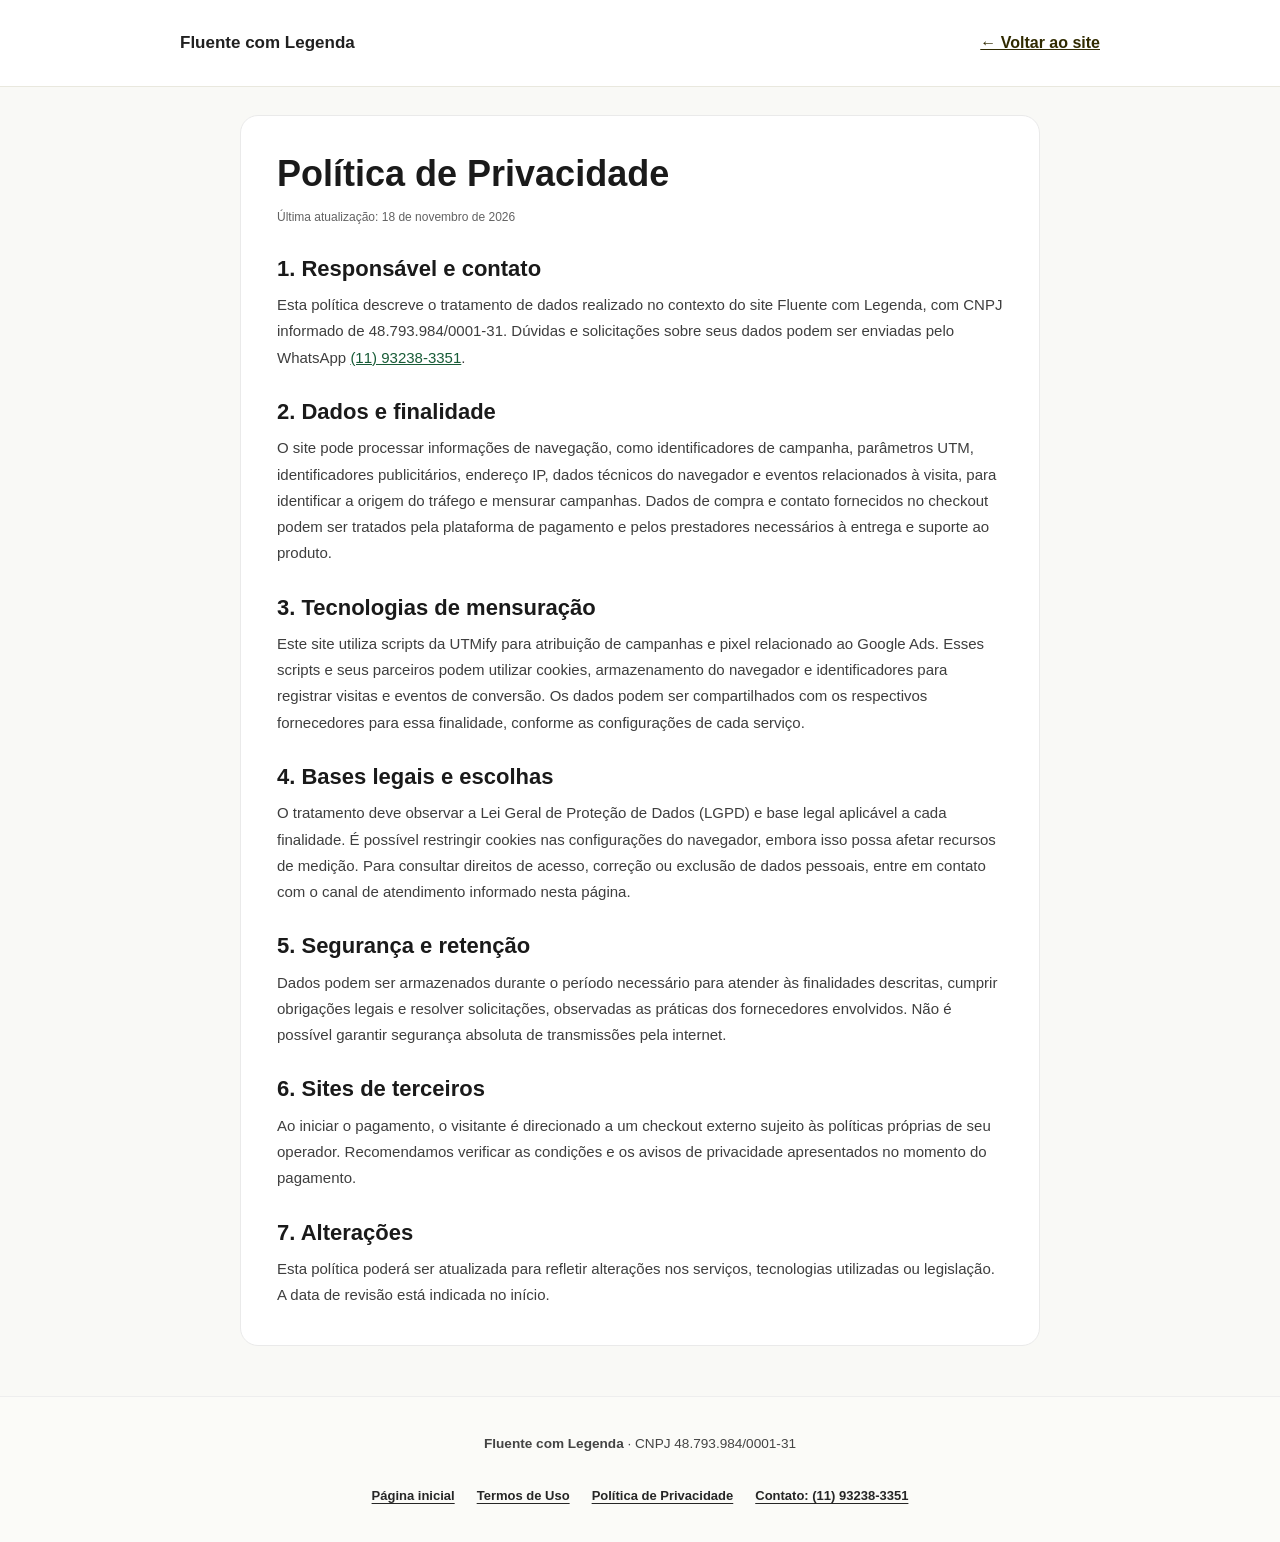
<file: privacidade.html>
<!DOCTYPE html>
<html lang="pt-BR">
<head>
<meta charset="utf-8">
<meta name="viewport" content="width=device-width, initial-scale=1, viewport-fit=cover">
<title>Política de Privacidade — Fluente com Legenda</title>
<meta name="description" content="Conheça o tratamento de dados e as tecnologias de atribuição de campanhas usadas neste site.">
<link rel="stylesheet" href="css/style.css">
</head>
<body class="legal-page">
<header class="legal-header"><div class="container"><a href="index.html" class="legal-brand">Fluente com Legenda</a><a class="legal-back" href="index.html">← Voltar ao site</a></div></header>
<main class="container"><article class="legal-article">
<h1>Política de Privacidade</h1><p class="legal-updated">Última atualização: 18 de novembro de 2026</p>

<h2>1. Responsável e contato</h2>
<p>Esta política descreve o tratamento de dados realizado no contexto do site Fluente com Legenda, com CNPJ informado de 48.793.984/0001-31. Dúvidas e solicitações sobre seus dados podem ser enviadas pelo WhatsApp <a href="https://wa.me/5511932383351" target="_blank" rel="noopener noreferrer">(11) 93238-3351</a>.</p>
<h2>2. Dados e finalidade</h2>
<p>O site pode processar informações de navegação, como identificadores de campanha, parâmetros UTM, identificadores publicitários, endereço IP, dados técnicos do navegador e eventos relacionados à visita, para identificar a origem do tráfego e mensurar campanhas. Dados de compra e contato fornecidos no checkout podem ser tratados pela plataforma de pagamento e pelos prestadores necessários à entrega e suporte ao produto.</p>
<h2>3. Tecnologias de mensuração</h2>
<p>Este site utiliza scripts da UTMify para atribuição de campanhas e pixel relacionado ao Google Ads. Esses scripts e seus parceiros podem utilizar cookies, armazenamento do navegador e identificadores para registrar visitas e eventos de conversão. Os dados podem ser compartilhados com os respectivos fornecedores para essa finalidade, conforme as configurações de cada serviço.</p>
<h2>4. Bases legais e escolhas</h2>
<p>O tratamento deve observar a Lei Geral de Proteção de Dados (LGPD) e base legal aplicável a cada finalidade. É possível restringir cookies nas configurações do navegador, embora isso possa afetar recursos de medição. Para consultar direitos de acesso, correção ou exclusão de dados pessoais, entre em contato com o canal de atendimento informado nesta página.</p>
<h2>5. Segurança e retenção</h2>
<p>Dados podem ser armazenados durante o período necessário para atender às finalidades descritas, cumprir obrigações legais e resolver solicitações, observadas as práticas dos fornecedores envolvidos. Não é possível garantir segurança absoluta de transmissões pela internet.</p>
<h2>6. Sites de terceiros</h2>
<p>Ao iniciar o pagamento, o visitante é direcionado a um checkout externo sujeito às políticas próprias de seu operador. Recomendamos verificar as condições e os avisos de privacidade apresentados no momento do pagamento.</p>
<h2>7. Alterações</h2>
<p>Esta política poderá ser atualizada para refletir alterações nos serviços, tecnologias utilizadas ou legislação. A data de revisão está indicada no início.</p>

</article></main>
<footer class="footer"><div class="container"><p><strong>Fluente com Legenda</strong> · CNPJ 48.793.984/0001-31</p><nav class="footer-nav" aria-label="Páginas legais"><a href="index.html">Página inicial</a><a href="termos.html">Termos de Uso</a><a href="privacidade.html">Política de Privacidade</a><a href="https://wa.me/5511932383351" target="_blank" rel="noopener noreferrer">Contato: (11) 93238-3351</a></nav></div></footer>
</body></html>
</file>
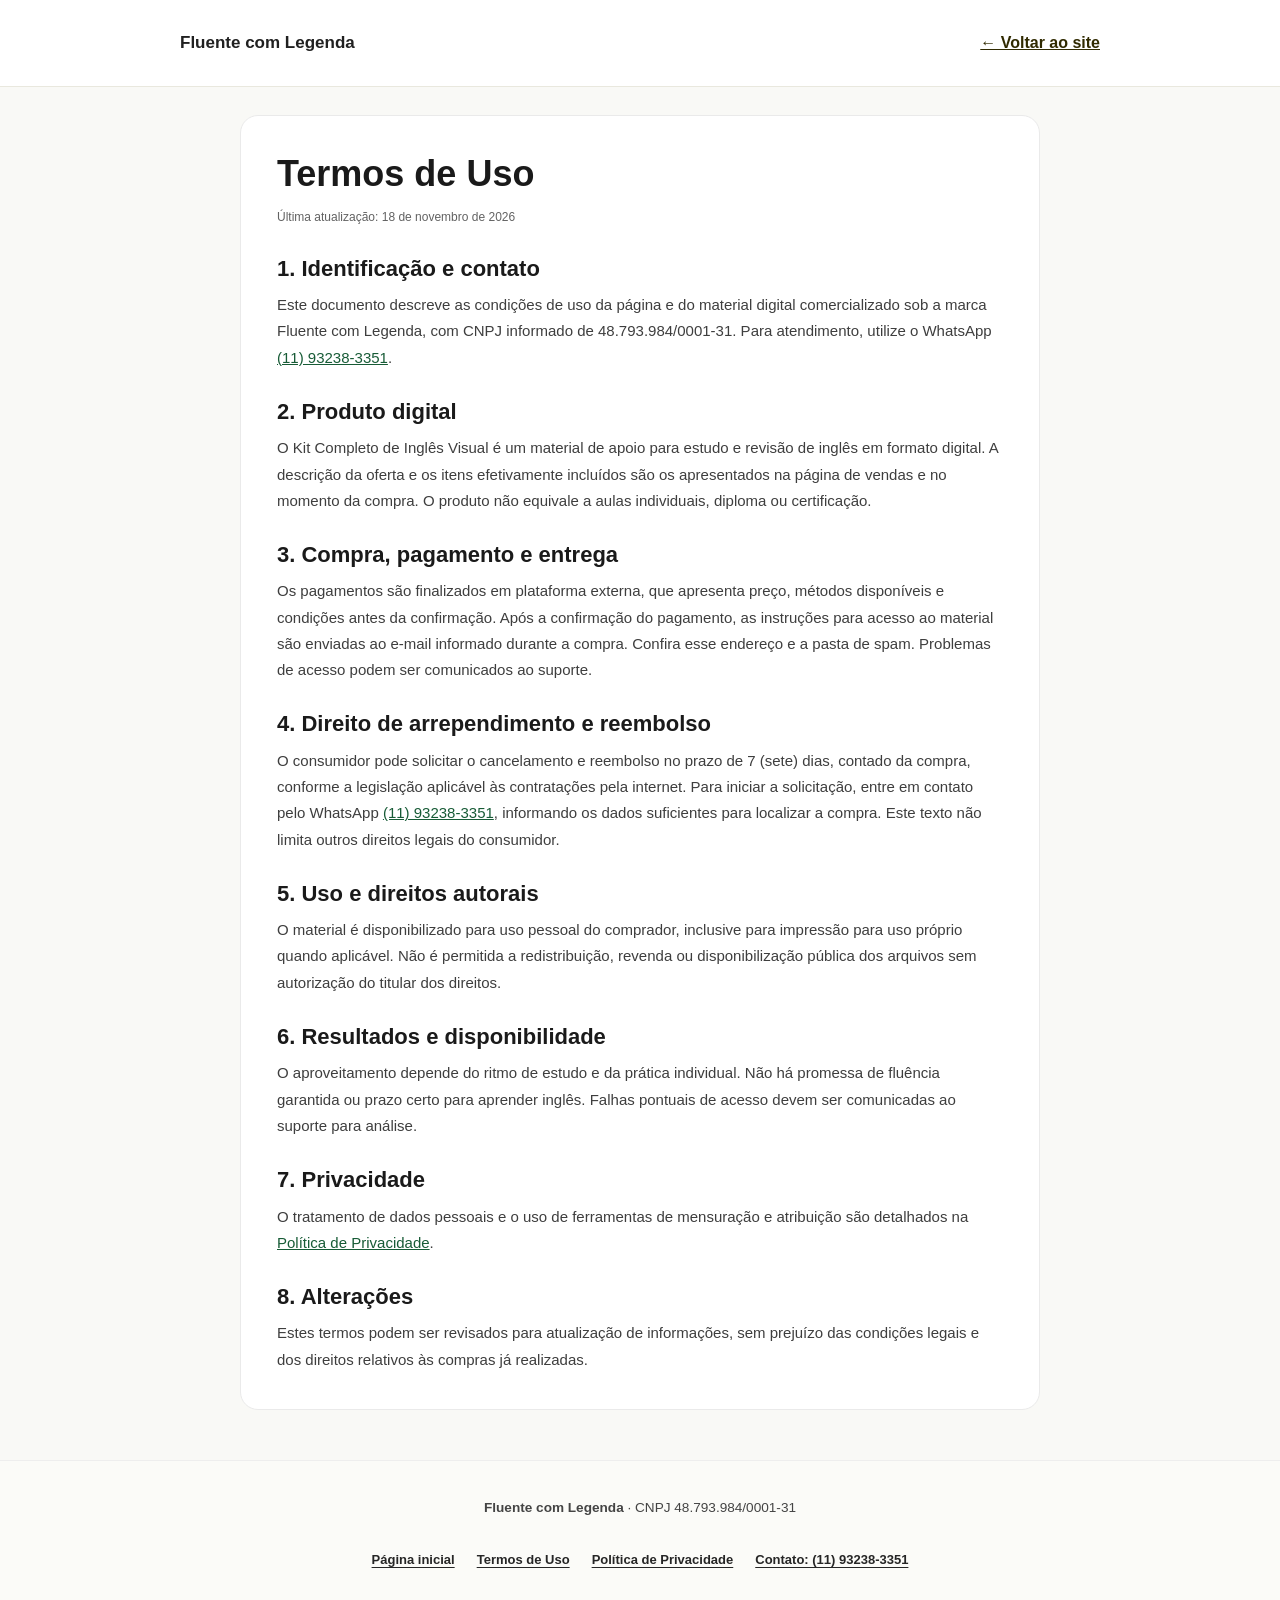
<file: termos.html>
<!DOCTYPE html>
<html lang="pt-BR">
<head>
<meta charset="utf-8">
<meta name="viewport" content="width=device-width, initial-scale=1, viewport-fit=cover">
<title>Termos de Uso — Fluente com Legenda</title>
<meta name="description" content="Condições de compra, entrega, acesso e reembolso do Kit de Inglês Visual.">
<link rel="stylesheet" href="css/style.css">
</head>
<body class="legal-page">
<header class="legal-header"><div class="container"><a href="index.html" class="legal-brand">Fluente com Legenda</a><a class="legal-back" href="index.html">← Voltar ao site</a></div></header>
<main class="container"><article class="legal-article">
<h1>Termos de Uso</h1><p class="legal-updated">Última atualização: 18 de novembro de 2026</p>

<h2>1. Identificação e contato</h2>
<p>Este documento descreve as condições de uso da página e do material digital comercializado sob a marca Fluente com Legenda, com CNPJ informado de 48.793.984/0001-31. Para atendimento, utilize o WhatsApp <a href="https://wa.me/5511932383351" target="_blank" rel="noopener noreferrer">(11) 93238-3351</a>.</p>
<h2>2. Produto digital</h2>
<p>O Kit Completo de Inglês Visual é um material de apoio para estudo e revisão de inglês em formato digital. A descrição da oferta e os itens efetivamente incluídos são os apresentados na página de vendas e no momento da compra. O produto não equivale a aulas individuais, diploma ou certificação.</p>
<h2>3. Compra, pagamento e entrega</h2>
<p>Os pagamentos são finalizados em plataforma externa, que apresenta preço, métodos disponíveis e condições antes da confirmação. Após a confirmação do pagamento, as instruções para acesso ao material são enviadas ao e-mail informado durante a compra. Confira esse endereço e a pasta de spam. Problemas de acesso podem ser comunicados ao suporte.</p>
<h2>4. Direito de arrependimento e reembolso</h2>
<p>O consumidor pode solicitar o cancelamento e reembolso no prazo de 7 (sete) dias, contado da compra, conforme a legislação aplicável às contratações pela internet. Para iniciar a solicitação, entre em contato pelo WhatsApp <a href="https://wa.me/5511932383351" target="_blank" rel="noopener noreferrer">(11) 93238-3351</a>, informando os dados suficientes para localizar a compra. Este texto não limita outros direitos legais do consumidor.</p>
<h2>5. Uso e direitos autorais</h2>
<p>O material é disponibilizado para uso pessoal do comprador, inclusive para impressão para uso próprio quando aplicável. Não é permitida a redistribuição, revenda ou disponibilização pública dos arquivos sem autorização do titular dos direitos.</p>
<h2>6. Resultados e disponibilidade</h2>
<p>O aproveitamento depende do ritmo de estudo e da prática individual. Não há promessa de fluência garantida ou prazo certo para aprender inglês. Falhas pontuais de acesso devem ser comunicadas ao suporte para análise.</p>
<h2>7. Privacidade</h2>
<p>O tratamento de dados pessoais e o uso de ferramentas de mensuração e atribuição são detalhados na <a href="privacidade.html">Política de Privacidade</a>.</p>
<h2>8. Alterações</h2>
<p>Estes termos podem ser revisados para atualização de informações, sem prejuízo das condições legais e dos direitos relativos às compras já realizadas.</p>

</article></main>
<footer class="footer"><div class="container"><p><strong>Fluente com Legenda</strong> · CNPJ 48.793.984/0001-31</p><nav class="footer-nav" aria-label="Páginas legais"><a href="index.html">Página inicial</a><a href="termos.html">Termos de Uso</a><a href="privacidade.html">Política de Privacidade</a><a href="https://wa.me/5511932383351" target="_blank" rel="noopener noreferrer">Contato: (11) 93238-3351</a></nav></div></footer>
</body></html>
</file>
<file: css/style.css>
/* ==========================================
   CSS VARIABLES & DESIGN SYSTEM (LIGHT)
   ========================================== */
:root {
  --font-title: 'Poppins', -apple-system, BlinkMacSystemFont, sans-serif;
  --font-body: 'Inter', -apple-system, BlinkMacSystemFont, sans-serif;
  
  /* Color Palette (lp.fluentecomlegenda.com/lp6 style) */
  --bg-primary: #ffffff;
  --bg-secondary: #f9f9f6; /* warm off-white */
  --bg-alt: #f5f5f5; /* light grey */
  
  --primary-color: #FFDC00; /* Yellow Accent */
  --primary-shadow: #c9a800; /* Darker Yellow Shadow */
  --primary-glow: rgba(255, 220, 0, 0.35);
  
  --text-dark: #1a1a1a; /* Strong Contrast Black */
  --text-muted: #444444; /* Readable Dark Grey */
  --text-light: #777777; /* Subtle light grey */
  
  --border-color: #e2e8f0;
  --border-light: rgba(0, 0, 0, 0.08);
  
  --success-color: #16a34a; /* Classic green */
  --success-bg: #e6ffe0;
  
  /* Shadows */
  --shadow-subtle: 0 2px 12px rgba(0, 0, 0, 0.05);
  --shadow-card: 0 4px 20px rgba(0, 0, 0, 0.06);
  --shadow-hover: 0 8px 32px rgba(0, 0, 0, 0.1);
  
  /* Border Radius */
  --radius-sm: 8px;
  --radius-md: 12px;
  --radius-lg: 18px;
  --radius-full: 9999px;
  
  /* Transitions */
  --transition-fast: 0.15s cubic-bezier(0.4, 0, 0.2, 1);
  --transition-normal: 0.25s cubic-bezier(0.4, 0, 0.2, 1);
}

/* ==========================================
   BASE RESETS & DEFAULTS
   ========================================== */
*, *::before, *::after {
  box-sizing: border-box;
  margin: 0;
  padding: 0;
}

html {
  scroll-behavior: smooth;
  font-size: 16px;
  -webkit-font-smoothing: antialiased;
}

body {
  font-family: var(--font-body);
  background-color: var(--bg-primary);
  color: var(--text-muted);
  line-height: 1.6;
  overflow-x: hidden;
}

h1, h2, h3, h4 {
  font-family: var(--font-title);
  color: var(--text-dark);
  font-weight: 700;
  line-height: 1.2;
}

p {
  color: var(--text-muted);
}

a {
  color: inherit;
  text-decoration: none;
}

img {
  max-width: 100%;
  height: auto;
  display: block;
}

/* Common Layout Helpers */
.container {
  width: 100%;
  max-width: 960px;
  margin: 0 auto;
  padding: 0 20px;
}

.section {
  padding: 80px 0;
  position: relative;
}

.section-label {
  font-family: var(--font-title);
  font-size: 0.8rem;
  font-weight: 700;
  text-transform: uppercase;
  letter-spacing: 2px;
  color: #c89a00;
  margin-bottom: 12px;
  text-align: center;
  display: block;
}

.section-title {
  text-align: center;
  font-size: clamp(24px, 5vw, 38px);
  margin-bottom: 16px;
  color: var(--text-dark);
  font-weight: 800;
}

.section-subtitle {
  text-align: center;
  max-width: 650px;
  margin: 0 auto 48px auto;
  font-size: 1.05rem;
  color: var(--text-light);
}

/* Yellow Marker Highlight */
.hl {
  background: var(--primary-color);
  padding: 2px 6px;
  border-radius: 6px;
  display: inline;
  box-shadow: 0 3px 0 var(--primary-shadow);
  color: var(--text-dark);
  font-weight: 800;
}

/* ==========================================
   BUTTONS & ACTIONS
   ========================================== */
.btn-cta {
  display: inline-block;
  background: var(--primary-color);
  color: var(--text-dark);
  font-size: 21px;
  font-weight: 900;
  padding: 20px 54px;
  border-radius: var(--radius-full);
  text-decoration: none;
  border: none;
  cursor: pointer;
  font-family: var(--font-title);
  letter-spacing: 0.3px;
  box-shadow: 0 4px 0 var(--primary-shadow), 0 6px 20px var(--primary-glow);
  transition: transform 0.15s, box-shadow 0.15s;
  text-align: center;
}

.btn-cta:hover {
  transform: translateY(-3px);
  box-shadow: 0 7px 0 var(--primary-shadow), 0 10px 32px rgba(255, 220, 0, 0.5);
}

.btn-cta:active {
  transform: translateY(1px);
  box-shadow: 0 2px 0 var(--primary-shadow);
}

.btn-cta--full {
  width: 100%;
  display: block;
}

.microcopy {
  font-size: 12px;
  color: #888;
  margin-top: 14px;
  line-height: 1.8;
  text-align: center;
}

.microcopy b {
  color: var(--text-dark);
  font-weight: 700;
}

/* ==========================================
   HERO SECTION
   ========================================== */
.hero {
  background: linear-gradient(180deg, #fffef5 0%, #ffffff 60%);
  padding: 40px 0 60px 0;
  text-align: center;
}

.hero-social-proof {
  display: inline-flex;
  align-items: center;
  justify-content: center;
  gap: 10px;
  margin-bottom: 24px;
  background: #ffffff;
  border: 1px solid var(--border-light);
  border-radius: var(--radius-full);
  padding: 8px 18px;
  box-shadow: var(--shadow-subtle);
}

.hero-social-proof .stars {
  color: #f5a623;
  font-size: 16px;
  letter-spacing: 1px;
  line-height: 1;
}

.hero-social-proof .rating-divider {
  width: 1px;
  height: 16px;
  background: #e0e0e0;
}

.hero-social-proof .rating-info {
  font-size: 13px;
  color: #555;
  font-weight: 500;
  line-height: 1;
}

.hero-social-proof .rating-info strong {
  color: var(--text-dark);
  font-weight: 700;
}

.hero-title {
  font-size: clamp(26px, 6vw, 52px);
  line-height: 1.2;
  font-weight: 800;
  margin-bottom: 18px;
  max-width: 800px;
  margin-left: auto;
  margin-right: auto;
  color: var(--text-dark);
  letter-spacing: -0.02em;
}

.hero-subtitle {
  font-size: clamp(15px, 3.5vw, 19px);
  max-width: 680px;
  margin: 0 auto 36px auto;
  line-height: 1.6;
  color: var(--text-muted);
}

.hero-mockup-wrapper {
  max-width: 600px;
  margin: 0 auto 32px auto;
}

.hero-mockup-img {
  width: 100%;
  aspect-ratio: 4 / 3;
  border-radius: var(--radius-md);
  box-shadow: 0 4px 24px rgba(0, 0, 0, 0.08);
}

.hero-student-proof {
  display: flex;
  flex-direction: column;
  align-items: center;
  gap: 10px;
  margin-top: 24px;
}

.student-avatar-stack {
  display: flex;
  justify-content: center;
  align-items: center;
}

.avatar-stack-img {
  width: 40px;
  height: 40px;
  border-radius: 50%;
  border: 2px solid #ffffff;
  object-fit: cover;
  margin-left: -10px;
  box-shadow: 0 2px 8px rgba(0, 0, 0, 0.1);
}

.avatar-stack-img:first-child {
  margin-left: 0;
}

.student-proof-text {
  font-family: var(--font-title);
  font-size: 0.95rem;
  font-weight: 800;
  color: var(--text-dark);
  text-transform: uppercase;
  letter-spacing: 0.5px;
}

.hero-price-block {
  display: inline-flex;
  flex-direction: column;
  align-items: center;
  gap: 4px;
  margin-top: 16px;
  margin-bottom: 24px;
}

.hero-price-from {
  font-size: 14px;
  color: #999;
  font-weight: 500;
}

.hero-price-from s {
  color: #bbb;
}

.hero-price-main {
  font-family: var(--font-title);
  font-size: clamp(48px, 9vw, 68px);
  font-weight: 900;
  color: var(--text-dark);
  line-height: 1;
}

.hero-price-badge {
  background: var(--primary-color);
  color: var(--text-dark);
  font-weight: 700;
  font-size: 11px;
  padding: 4px 12px;
  border-radius: var(--radius-full);
  letter-spacing: 0.5px;
  text-transform: uppercase;
  margin-top: 4px;
}

.hero-bullets {
  list-style: none;
  display: inline-flex;
  flex-direction: column;
  gap: 10px;
  text-align: left;
  margin: 32px 0;
}

.hero-bullets li {
  font-size: 16px;
  color: var(--text-muted);
  display: flex;
  align-items: center;
  gap: 12px;
}

.hero-bullets li .check {
  width: 22px;
  height: 22px;
  background: var(--primary-color);
  border-radius: 50%;
  display: flex;
  align-items: center;
  justify-content: center;
  font-size: 13px;
  font-weight: 800;
  color: var(--text-dark);
  flex-shrink: 0;
}

/* ==========================================
   VISUAL PREVIEW SECTION (CAROUSEL)
   ========================================== */
.preview-carousel {
  width: 100vw;
  max-width: 100vw;
  position: relative;
  left: 50%;
  transform: translateX(-50%);
  -webkit-transform: translateX(-50%);
  overflow: hidden;
  background: transparent;
  border: none;
  box-shadow: none;
  border-radius: 0;
  padding: 24px 0;
}

.preview-carousel {
  cursor: grab;
  touch-action: pan-y;
}

.preview-carousel.grabbing {
  cursor: grabbing;
}

.carousel-track {
  display: flex;
  width: max-content;
  animation: scrollMarquee 35s linear infinite;
  will-change: transform;
  user-select: none;
  -webkit-user-select: none;
}

.carousel-group {
  display: flex;
  gap: 20px;
  padding-right: 20px;
  flex-shrink: 0;
}

.carousel-slide {
  min-width: 360px;
  max-width: 360px;
  background: #ffffff;
  border: 5px solid #ffffff;
  border-radius: var(--radius-md);
  box-shadow: 0 10px 30px rgba(0, 0, 0, 0.35);
  overflow: hidden;
  transition: transform 0.3s ease, box-shadow 0.3s ease;
}

.carousel-slide:hover {
  transform: translateY(-6px);
  box-shadow: 0 15px 35px rgba(0, 0, 0, 0.45);
}

.carousel-slide img {
  width: 100%;
  height: auto;
  aspect-ratio: 4 / 3;
  display: block;
}

@keyframes scrollMarquee {
  0% {
    transform: translate3d(0, 0, 0);
  }
  100% {
    transform: translate3d(-50%, 0, 0);
  }
}

@media (max-width: 768px) {
  .carousel-slide {
    min-width: 280px;
    max-width: 280px;
    border-width: 4px;
  }
  .carousel-group {
    gap: 16px;
    padding-right: 16px;
  }
}

@media (max-width: 480px) {
  .carousel-slide {
    min-width: 230px;
    max-width: 230px;
    border-width: 3px;
  }
  .carousel-group {
    gap: 12px;
    padding-right: 12px;
  }
}

.preview-subtext-grid {
  display: grid;
  grid-template-columns: 1fr;
  gap: 20px;
  max-width: 700px;
  margin: 40px auto 0 auto;
}

@media(min-width: 600px) {
  .preview-subtext-grid {
    grid-template-columns: 1fr 1fr;
  }
}

.preview-subtext-card {
  background: #ffffff;
  padding: 24px;
  border-radius: var(--radius-lg);
  border: 1px solid #f0f0f0;
  box-shadow: var(--shadow-subtle);
  border-top: 3px solid var(--primary-color);
}

.preview-subtext-card h3 {
  font-size: 1.15rem;
  color: var(--text-dark);
  margin-bottom: 8px;
}

.preview-subtext-card p {
  font-size: 0.95rem;
  color: var(--text-muted);
}

/* ==========================================
   COMPARISON / METHODOLOGY SECTION
   ========================================== */
.comparison-container {
  display: grid;
  grid-template-columns: 1fr;
  gap: 24px;
  margin-top: 40px;
}

@media(min-width: 768px) {
  .comparison-container {
    grid-template-columns: 1fr 1fr;
  }
}

.comparison-box {
  background: #ffffff;
  border: 1px solid #f0f0f0;
  border-radius: var(--radius-lg);
  padding: 32px 28px;
  box-shadow: var(--shadow-card);
  transition: transform 0.2s;
}

.comparison-box:hover {
  transform: translateY(-2px);
}

.comparison-box.traditional {
  border-top: 3px solid #ccc;
}

.comparison-box.visual {
  border-top: 3px solid var(--primary-color);
  box-shadow: 0 4px 24px rgba(255, 220, 0, 0.1);
}

.comparison-box h3 {
  font-size: 1.35rem;
  margin-bottom: 20px;
  color: var(--text-dark);
  display: flex;
  align-items: center;
  gap: 10px;
}

.comparison-box.traditional h3 {
  color: #666;
}

.comparison-box.visual h3 {
  color: var(--text-dark);
}

.comparison-list {
  list-style: none;
  display: flex;
  flex-direction: column;
  gap: 14px;
}

.comparison-item {
  display: flex;
  gap: 10px;
  font-size: 0.95rem;
  line-height: 1.5;
  color: var(--text-muted);
}

.comparison-item .icon {
  flex-shrink: 0;
  font-weight: 700;
}

.comparison-box.traditional .icon {
  color: #dc2626;
}

.comparison-box.visual .icon {
  color: var(--success-color);
}

/* ==========================================
   WHAT'S INSIDE THE KIT GRID
   ========================================== */
.kit-grid {
  display: grid;
  grid-template-columns: 1fr;
  gap: 12px;
  margin-top: 40px;
}

@media(min-width: 480px) {
  .kit-grid { grid-template-columns: repeat(2, 1fr); }
}

@media(min-width: 768px) {
  .kit-grid { grid-template-columns: repeat(3, 1fr); }
}

.kit-item {
  background: #ffffff;
  border: 1px solid #eeeeee;
  border-radius: var(--radius-md);
  padding: 16px 20px;
  display: flex;
  align-items: center;
  gap: 12px;
  box-shadow: var(--shadow-subtle);
  transition: border-color 0.2s, transform 0.2s;
}

.kit-item:hover {
  transform: translateY(-2px);
  border-color: var(--primary-color);
  box-shadow: var(--shadow-card);
}

.kit-item-icon {
  width: 32px;
  height: 32px;
  background: #fffbe6;
  border: 1px solid rgba(255, 220, 0, 0.3);
  border-radius: 50%;
  display: flex;
  align-items: center;
  justify-content: center;
  color: #c9a800;
  font-size: 14px;
  font-weight: 700;
  flex-shrink: 0;
}

.kit-item-title {
  font-size: 0.95rem;
  font-weight: 600;
  color: var(--text-dark);
}



/* ==========================================
   BONUSES SECTION
   ========================================== */
.bonuses-container {
  display: flex;
  flex-direction: column;
  gap: 20px;
  margin-top: 40px;
}

@media(min-width: 600px) {
  .bonuses-container {
    flex-direction: row;
    flex-wrap: wrap;
    justify-content: center;
  }
  .bonus-card {
    flex: 1 1 calc(50% - 20px);
    max-width: calc(50% - 20px);
    min-width: 250px;
  }
}

@media(min-width: 900px) {
  .bonus-card {
    flex: 1 1 calc(33.33% - 20px);
    max-width: calc(33.33% - 20px);
  }
}

.bonus-card {
  background: #ffffff;
  border: 1px solid #f0f0f0;
  border-radius: var(--radius-lg);
  padding: 32px;
  display: flex;
  flex-direction: column;
  gap: 16px;
  align-items: flex-start;
  box-shadow: var(--shadow-card);
  transition: transform 0.2s, box-shadow 0.2s;
  text-align: left;
}

.bonus-card:hover {
  transform: translateY(-2px);
  box-shadow: var(--shadow-hover);
}

.bonus-image-wrapper {
  width: 100%;
  flex-shrink: 0;
}

.bonus-image-wrapper img {
  width: 100%;
  height: auto;
  aspect-ratio: 4 / 3;
  border-radius: var(--radius-md);
  box-shadow: var(--shadow-subtle);
  display: block;
}

.bonus-content {
  flex: 1;
  text-align: left;
}

.bonus-badge {
  display: inline-block;
  background: var(--primary-color);
  color: var(--text-dark);
  font-size: 11px;
  font-weight: 800;
  padding: 3px 10px;
  border-radius: var(--radius-full);
  letter-spacing: 1px;
  text-transform: uppercase;
  margin-bottom: 10px;
}

.bonus-title {
  font-size: 1.35rem;
  color: var(--text-dark);
  font-weight: 800;
  margin-bottom: 8px;
  line-height: 1.3;
}

.bonus-desc {
  font-size: 0.95rem;
  color: var(--text-muted);
  margin-bottom: 12px;
}

.bonus-value-row {
  display: flex;
  align-items: center;
  gap: 10px;
}

.bonus-value-original {
  font-size: 13px;
  color: #bbb;
  text-decoration: line-through;
}

.bonus-value-free {
  font-size: 12px;
  font-weight: 800;
  background: var(--success-bg);
  color: #1a7a00;
  padding: 2px 10px;
  border-radius: var(--radius-full);
}

/* ==========================================
   VALUE STACK & PRICING
   ========================================== */
.value-stack-card {
  background: #ffffff;
  border: 2px solid var(--primary-color);
  border-radius: var(--radius-lg);
  padding: 36px;
  max-width: 480px;
  margin: 40px auto 0 auto;
  box-shadow: 0 8px 40px var(--primary-glow);
  text-align: center;
}

.value-stack-title {
  font-size: 1.35rem;
  font-weight: 700;
  margin-bottom: 20px;
  color: var(--text-dark);
}

.stack-list {
  display: flex;
  flex-direction: column;
  margin-bottom: 24px;
}

.stack-item {
  display: flex;
  justify-content: space-between;
  align-items: center;
  padding: 10px 0;
  border-bottom: 1px solid #f5f5f5;
  font-size: 0.9rem;
}

.stack-item:last-child {
  border-bottom: none;
}

.stack-item-name {
  color: var(--text-muted);
  font-weight: 500;
  text-align: left;
}

.stack-item-price {
  color: #aaa;
  text-decoration: line-through;
}

.plan-price-old {
  font-size: 18px;
  color: #bbb;
  text-decoration: line-through;
  margin-top: 16px;
}

.plan-price-new {
  font-size: 60px;
  font-weight: 900;
  color: var(--text-dark);
  line-height: 1;
  letter-spacing: -2px;
  margin-bottom: 8px;
}

.plan-price-note {
  font-size: 13px;
  color: #999;
  margin-bottom: 24px;
}

.countdown-bar {
  background: #1a1a1a;
  color: #fff;
  border-radius: var(--radius-md);
  padding: 12px;
  margin-top: 24px;
  font-size: 13px;
  font-weight: 600;
  display: flex;
  align-items: center;
  justify-content: center;
  gap: 8px;
  flex-wrap: wrap;
}

.countdown-bar .timer {
  background: var(--primary-color);
  color: #1a1a1a;
  font-weight: 900;
  font-size: 14px;
  padding: 2px 8px;
  border-radius: 4px;
}

/* ==========================================
   TESTIMONIALS SECTION
   ========================================== */
.testimonials-carousel {
  max-width: 100%;
  width: 100vw;
  position: relative;
  left: 50%;
  transform: translateX(-50%);
  -webkit-transform: translateX(-50%);
  overflow: hidden;
  background: transparent;
  padding: 24px 0;
  margin-top: 40px;
  cursor: grab;
  touch-action: pan-y;
}

.testimonials-carousel.grabbing {
  cursor: grabbing;
}

.testimonials-track {
  display: flex;
  width: max-content;
  animation: scrollTestimonials 55s linear infinite;
  will-change: transform;
  user-select: none;
  -webkit-user-select: none;
}

.testimonials-group {
  display: flex;
  gap: 20px;
  padding-right: 20px;
  flex-shrink: 0;
}

.testimonial-card {
  min-width: 330px;
  max-width: 330px;
  background: #ffffff;
  border: 1px solid #f2f2f2;
  border-radius: var(--radius-lg);
  padding: 24px;
  box-shadow: 0 10px 25px rgba(0, 0, 0, 0.03);
  box-sizing: border-box;
  display: flex;
  flex-direction: column;
  gap: 16px;
  flex-shrink: 0;
  transition: transform 0.3s ease, box-shadow 0.3s ease;
}

.testimonial-card:hover {
  transform: translateY(-6px);
  box-shadow: 0 16px 32px rgba(0, 0, 0, 0.08);
}

@keyframes scrollTestimonials {
  0% {
    transform: translate3d(0, 0, 0);
  }
  100% {
    transform: translate3d(-50%, 0, 0);
  }
}

@media (max-width: 768px) {
  .testimonial-card {
    min-width: 280px;
    max-width: 280px;
    padding: 18px;
    gap: 12px;
  }
  .testimonials-group {
    gap: 16px;
    padding-right: 16px;
  }
}

@media (max-width: 480px) {
  .testimonial-card {
    min-width: 250px;
    max-width: 250px;
    padding: 16px;
    gap: 10px;
  }
  .testimonials-group {
    gap: 12px;
    padding-right: 12px;
  }
}

.testimonial-stars {
  color: #f5a623;
  font-size: 16px;
  margin-bottom: 12px;
  letter-spacing: 2px;
}

.testimonial-quote {
  font-size: 0.95rem;
  color: var(--text-muted);
  line-height: 1.6;
  font-style: italic;
  margin-bottom: 16px;
}

.testimonial-author {
  display: flex;
  align-items: center;
  gap: 10px;
}

.testimonial-avatar {
  width: 40px;
  height: 40px;
  border-radius: 50%;
  object-fit: cover;
  flex-shrink: 0;
  border: 1px solid rgba(255, 220, 0, 0.4);
  background: #fffbe6;
  display: inline-flex;
  align-items: center;
  justify-content: center;
  font-weight: 700;
  color: #c9a800;
  font-size: 13px;
}

.testimonial-image-wrapper {
  width: 100%;
  margin-bottom: 16px;
  overflow: hidden;
  border-radius: var(--radius-md);
  background: #fafafa;
  display: flex;
  justify-content: center;
  align-items: center;
}

.testimonial-image-wrapper img {
  width: 100%;
  height: auto;
  aspect-ratio: 3 / 4;
  max-height: 480px;
  object-fit: contain;
  display: block;
}

.testimonial-author-info h4 {
  font-size: 0.85rem;
  color: var(--text-dark);
}

.testimonial-author-info p {
  font-size: 0.75rem;
  color: var(--text-light);
}

/* ==========================================
   WARRANTY / GUARANTEE SECTION
   ========================================== */
.warranty-card {
  max-width: 640px;
  margin: 0 auto;
  text-align: center;
  border: 1px solid rgba(16, 185, 129, 0.15);
  border-radius: var(--radius-lg);
  padding: 56px 40px;
  background: linear-gradient(180deg, rgba(240, 253, 244, 0.5) 0%, rgba(255, 255, 255, 0.9) 100%);
  box-shadow: 0 10px 40px rgba(0, 180, 100, 0.04), 0 1px 3px rgba(0, 0, 0, 0.01);
  backdrop-filter: blur(10px);
  -webkit-backdrop-filter: blur(10px);
}

.warranty-badge-img {
  font-size: 38px;
  width: 76px;
  height: 76px;
  background: rgba(16, 185, 129, 0.08);
  border: 1px solid rgba(16, 185, 129, 0.2);
  border-radius: 50%;
  display: flex;
  align-items: center;
  justify-content: center;
  margin: 0 auto 24px auto;
  box-shadow: 0 4px 12px rgba(16, 185, 129, 0.06);
}

.warranty-card h3 {
  font-size: 1.8rem;
  font-weight: 800;
  color: var(--text-dark);
  margin-bottom: 16px;
  letter-spacing: -0.5px;
}

.warranty-card p {
  font-size: 0.98rem;
  color: var(--text-muted);
  max-width: 500px;
  margin: 0 auto;
  line-height: 1.75;
}

/* ==========================================
   DELIVERY STEPS
   ========================================== */
.delivery-steps {
  display: grid;
  grid-template-columns: 1fr;
  gap: 20px;
  margin-top: 40px;
}

@media(min-width: 768px) {
  .delivery-steps {
    grid-template-columns: repeat(3, 1fr);
  }
}

.delivery-step {
  background: #ffffff;
  border: 2px solid #f0f0f0;
  border-radius: var(--radius-lg);
  padding: 32px 24px;
  text-align: center;
  transition: border-color 0.2s, transform 0.2s;
}

.delivery-step:hover {
  border-color: var(--primary-color);
  transform: translateY(-3px);
}

.delivery-step-num {
  width: 50px;
  height: 50px;
  border-radius: 50%;
  background: var(--text-dark);
  color: var(--primary-color);
  font-family: var(--font-title);
  font-size: 20px;
  font-weight: 800;
  display: flex;
  align-items: center;
  justify-content: center;
  margin: 0 auto 16px auto;
  border: 4px solid #ffffff;
  box-shadow: 0 0 0 2px #f0f0f0;
}

.delivery-step h3 {
  font-size: 1.1rem;
  color: var(--text-dark);
  margin-bottom: 8px;
}

.delivery-step p {
  font-size: 0.9rem;
  color: var(--text-light);
  line-height: 1.6;
}

/* ==========================================
   FAQ ACCORDION
   ========================================== */
.faq-list {
  max-width: 700px;
  margin: 0 auto;
  display: flex;
  flex-direction: column;
  gap: 10px;
}

.faq-item {
  background: #ffffff;
  border-radius: var(--radius-sm);
  border: 1px solid #f0f0f0;
  overflow: hidden;
  box-shadow: var(--shadow-subtle);
}

.faq-trigger {
  width: 100%;
  background: none;
  border: none;
  padding: 20px 24px;
  text-align: left;
  font-family: var(--font-body);
  font-size: 1rem;
  font-weight: 600;
  color: var(--text-dark);
  display: flex;
  justify-content: space-between;
  align-items: center;
  cursor: pointer;
}

.faq-icon {
  font-size: 1.25rem;
  font-weight: 700;
  color: var(--primary-shadow);
  transition: transform 0.2s;
  flex-shrink: 0;
}

.faq-content {
  max-height: 0;
  overflow: hidden;
  transition: max-height 0.3s ease, padding 0.2s ease;
}

.faq-content p {
  padding: 0 24px;
  font-size: 0.95rem;
  line-height: 1.7;
  color: var(--text-muted);
}

.faq-item.active .faq-icon {
  transform: rotate(45deg);
}

.faq-item.active .faq-content {
  padding-bottom: 20px;
}

/* ==========================================
   CHECKOUT COMPONENT
   ========================================== */
.checkout-wrapper {
  background: #ffffff;
  border: 2px solid var(--primary-color);
  border-radius: var(--radius-lg);
  padding: 32px;
  max-width: 520px;
  margin: 40px auto 0 auto;
  box-shadow: 0 8px 32px rgba(0,0,0,0.05);
}

.checkout-header {
  text-align: center;
  margin-bottom: 24px;
}

.checkout-title {
  font-size: 1.35rem;
  color: var(--text-dark);
  font-weight: 800;
}

.checkout-subtitle {
  font-size: 0.85rem;
  color: var(--text-light);
}

.checkout-tab-nav {
  display: grid;
  grid-template-columns: 1fr 1fr;
  gap: 10px;
  margin-bottom: 24px;
}

.checkout-tab-btn {
  background: #fafafa;
  border: 1px solid #e2e8f0;
  border-radius: var(--radius-sm);
  color: var(--text-muted);
  padding: 10px;
  font-weight: 600;
  font-size: 0.85rem;
  cursor: pointer;
  display: flex;
  align-items: center;
  justify-content: center;
  gap: 6px;
  transition: var(--transition-fast);
}

.checkout-tab-btn.active {
  background: #fffbe6;
  border-color: var(--primary-color);
  color: var(--text-dark);
}

.form-group {
  display: flex;
  flex-direction: column;
  gap: 6px;
  margin-bottom: 16px;
}

.form-group label {
  font-size: 0.8rem;
  font-weight: 700;
  color: var(--text-muted);
}

.form-group input {
  background: #ffffff;
  border: 1px solid #d1d5db;
  border-radius: var(--radius-sm);
  color: var(--text-dark);
  padding: 12px;
  font-family: var(--font-body);
  font-size: 0.9rem;
  transition: var(--transition-fast);
}

.form-group input:focus {
  outline: none;
  border-color: var(--primary-shadow);
  box-shadow: 0 0 0 2px var(--primary-glow);
}

.checkout-payment-details {
  background: #fafafa;
  border-radius: var(--radius-sm);
  padding: 16px;
  border: 1px solid #f0f0f0;
  margin-bottom: 20px;
}

.pix-details {
  display: none;
  text-align: center;
  flex-direction: column;
  align-items: center;
  gap: 12px;
}

.pix-details.active {
  display: flex;
}

.pix-qr-mock {
  width: 140px;
  height: 140px;
  background: #ffffff;
  border-radius: var(--radius-sm);
  padding: 8px;
  border: 1px solid #eee;
}

.pix-code-copy {
  display: flex;
  width: 100%;
  gap: 8px;
}

.pix-code-input {
  flex-grow: 1;
  background: #eee !important;
  color: #777 !important;
  text-align: center;
  border-style: dashed !important;
}

.btn-copy {
  background: var(--primary-color);
  border: none;
  border-radius: var(--radius-sm);
  color: var(--text-dark);
  padding: 0 16px;
  font-weight: 700;
  cursor: pointer;
  box-shadow: 0 2px 0 var(--primary-shadow);
}

.card-details {
  display: none;
}

.card-details.active {
  display: block;
}

.card-row {
  display: grid;
  grid-template-columns: 1fr 1fr;
  gap: 10px;
}

.checkout-summary {
  display: flex;
  justify-content: space-between;
  align-items: center;
  margin-top: 16px;
  margin-bottom: 20px;
  border-top: 1px solid #f0f0f0;
  padding-top: 12px;
}

.checkout-summary-label {
  font-weight: 700;
  color: var(--text-dark);
}

.checkout-summary-price {
  font-size: 1.35rem;
  font-weight: 900;
  color: var(--text-dark);
}

.checkout-security-badge {
  display: flex;
  justify-content: center;
  align-items: center;
  gap: 6px;
  font-size: 0.75rem;
  color: var(--text-light);
  margin-top: 12px;
}

.checkout-security-badge svg {
  color: var(--success-color);
}

/* ==========================================
   FOOTER STYLES
   ========================================== */
.footer {
  background: #ffffff;
  padding: 48px 0;
  border-top: 1px solid #eeeeee;
  font-size: 0.85rem;
  text-align: center;
}

.footer-logo {
  font-family: var(--font-title);
  font-weight: 700;
  font-size: 1.35rem;
  color: var(--text-dark);
  margin-bottom: 8px;
}

.footer-disclaimers {
  max-width: 700px;
  margin: 0 auto;
  display: flex;
  flex-direction: column;
  gap: 12px;
}

.footer-disclaimers p {
  color: #bbb;
  line-height: 1.6;
}

.footer-divider {
  height: 1px;
  background: #eeeeee;
  margin: 24px 0;
}

.footer-bottom {
  display: flex;
  flex-direction: column;
  align-items: center;
  gap: 12px;
}

@media(min-width: 768px) {
  .footer-bottom {
    flex-direction: row;
    justify-content: space-between;
  }
}

.footer-copyright {
  color: #bbb;
}

.footer-links {
  display: flex;
  gap: 16px;
  list-style: none;
}

.footer-links a {
  color: #bbb;
  text-decoration: underline;
  transition: var(--transition-fast);
}

.footer-links a:hover {
  color: var(--text-dark);
}

/* Successful Checkout Toast Mock */
.toast-success {
  position: fixed;
  bottom: 24px;
  left: 20px;
  background: #ffffff;
  border: 1px solid #eee;
  border-left: 5px solid var(--primary-color);
  border-radius: var(--radius-md);
  padding: 14px 18px;
  display: flex;
  align-items: center;
  gap: 12px;
  box-shadow: var(--shadow-hover);
  transform: translateY(150%);
  transition: transform 0.4s cubic-bezier(0.34, 1.56, 0.64, 1);
  z-index: 9999;
  max-width: 280px;
}

.toast-success.show {
  transform: translateY(0);
}

.toast-success-icon {
  background: var(--primary-color);
  border-radius: var(--radius-sm);
  width: 36px;
  height: 36px;
  display: flex;
  align-items: center;
  justify-content: center;
  font-size: 18px;
  box-shadow: 0 2px 8px var(--primary-glow);
  flex-shrink: 0;
}

.toast-success-text {
  display: flex;
  flex-direction: column;
  gap: 2px;
}

.toast-success-text h4 {
  color: var(--text-dark);
  font-size: 0.85rem;
  font-weight: 700;
}

.toast-success-text p {
  font-size: 0.75rem;
  color: var(--text-light);
}

/* ==========================================
   DYNAMIC DARK SECTIONS (.section--dark)
   ========================================== */
.section--dark {
  background-color: #111111;
  color: #a1a1aa;
  border-top: 1px solid #222222;
  border-bottom: 1px solid #222222;
}

.section--dark .section-title {
  color: #ffffff;
}

.section--dark .section-subtitle {
  color: #71717a;
}

.section--dark .preview-subtext-card {
  background: #18181b;
  border-color: #27272a;
}

.section--dark .preview-subtext-card h3 {
  color: #ffffff;
}

.section--dark .preview-subtext-card p {
  color: #a1a1aa;
}

.section--dark .preview-carousel {
  border: none;
  box-shadow: none;
}

.section--dark .bonus-card {
  background: #18181b;
  border-color: #27272a;
  box-shadow: 0 4px 24px rgba(0,0,0,0.3);
}

.section--dark .bonus-card:hover {
  box-shadow: 0 8px 32px rgba(0,0,0,0.4);
}

.section--dark .bonus-title {
  color: #ffffff;
}

.section--dark .bonus-desc {
  color: #a1a1aa;
}

.section--dark .bonus-value-original {
  color: #52525b;
}

.section--dark .faq-item {
  background: #18181b;
  border-color: #27272a;
}

.section--dark .faq-trigger {
  color: #ffffff;
}

.section--dark .faq-content p {
  color: #a1a1aa;
}

.section--dark .faq-item:hover {
  background: #202024;
  border-color: #3f3f46;
}

/* ==========================================
   FINAL CTA SECTION STYLING
   ========================================== */
.final-cta-card {
  background: #18181b;
  border: 2px solid var(--primary-color);
  border-radius: var(--radius-lg);
  padding: 40px;
  max-width: 650px;
  margin: 0 auto;
  box-shadow: 0 8px 40px rgba(255,220,0,0.15);
  text-align: center;
}

.final-cta-card h3 {
  color: #ffffff;
  font-size: 1.8rem;
  margin-bottom: 12px;
  font-family: var(--font-title);
  font-weight: 800;
}

.final-cta-card p {
  color: #a1a1aa;
  margin-bottom: 24px;
}

.final-cta-price-box {
  background: rgba(255,220,0,0.06);
  border: 1px solid rgba(255,220,0,0.2);
  border-radius: var(--radius-md);
  padding: 24px;
  margin-bottom: 24px;
}

.final-cta-price-box .from {
  font-size: 14px;
  color: #71717a;
}

.final-cta-price-box .price {
  font-size: 3.5rem;
  font-weight: 900;
  color: #ffffff;
  line-height: 1.1;
  margin: 6px 0;
}

.final-cta-price-box .note {
  font-size: 13px;
  color: #71717a;
}

.final-cta-bullets {
  list-style: none;
  display: inline-flex;
  flex-direction: column;
  gap: 12px;
  text-align: left;
  margin-top: 24px;
  border-top: 1px solid #27272a;
  padding-top: 24px;
  width: 100%;
}

.final-cta-bullets li {
  display: flex;
  align-items: center;
  gap: 12px;
  color: #e4e4e7;
  font-size: 0.95rem;
}

.final-cta-bullets li .check {
  width: 20px;
  height: 20px;
  background: var(--primary-color);
  color: #1a1a1a;
  border-radius: 50%;
  display: flex;
  align-items: center;
  justify-content: center;
  font-size: 11px;
  font-weight: 800;
  flex-shrink: 0;
}

/* ==========================================
   CURRICULUM TABS & PANES STYLING
   ========================================== */
.curriculum-container {
  margin-top: 40px;
}

.curriculum-tabs {
  display: grid;
  grid-template-columns: repeat(3, 1fr);
  gap: 10px;
  margin-bottom: 24px;
}

@media(min-width: 900px) {
  .curriculum-tabs {
    display: flex;
    justify-content: center;
    gap: 12px;
  }
}

.curriculum-tab-btn {
  display: flex;
  align-items: center;
  gap: 12px;
  padding: 12px 20px;
  background: #ffffff;
  border: 1px solid #e2e8f0;
  border-bottom: 3px solid #cbd5e1;
  border-radius: var(--radius-md);
  cursor: pointer;
  text-align: left;
  transition: all 0.2s ease;
  width: 100%;
}

@media(min-width: 900px) {
  .curriculum-tab-btn {
    width: auto;
    flex: 1;
    max-width: 190px;
  }
}

.curriculum-tab-btn:hover {
  transform: translateY(-2px);
  box-shadow: var(--shadow-subtle);
  border-color: #cbd5e1;
}

.curriculum-tab-btn.active {
  background: var(--primary-color);
  border-color: var(--text-dark);
  border-bottom: 3px solid var(--primary-shadow);
}

.tab-level {
  font-family: var(--font-title);
  font-size: 1.3rem;
  font-weight: 900;
  color: var(--text-dark);
  background: #f1f5f9;
  width: 40px;
  height: 40px;
  border-radius: 50%;
  display: flex;
  align-items: center;
  justify-content: center;
  flex-shrink: 0;
  transition: background-color 0.2s;
}

.curriculum-tab-btn.active .tab-level {
  background: #ffffff;
}

.tab-info {
  display: flex;
  flex-direction: column;
  line-height: 1.2;
}

.tab-title {
  font-family: var(--font-title);
  font-weight: 700;
  font-size: 0.9rem;
  color: var(--text-dark);
}

.tab-count {
  font-size: 0.75rem;
  color: var(--text-light);
  font-weight: 500;
  margin-top: 2px;
}

.curriculum-tab-btn.active .tab-count {
  color: rgba(0, 0, 0, 0.6);
}

.curriculum-panes {
  position: relative;
}

.curriculum-pane {
  display: none;
}

.curriculum-pane.active {
  display: block;
  animation: fadeUp 0.3s cubic-bezier(0.4, 0, 0.2, 1) forwards;
}

.curriculum-placeholder {
  background: #ffffff;
  border: 2px dashed #cbd5e1;
  border-radius: var(--radius-md);
  padding: 48px 24px;
  text-align: center;
  display: flex;
  flex-direction: column;
  align-items: center;
  justify-content: center;
  gap: 12px;
  animation: fadeUp 0.3s cubic-bezier(0.4, 0, 0.2, 1) forwards;
}

.curriculum-placeholder.hidden {
  display: none !important;
}

.placeholder-icon {
  font-size: 2.5rem;
  animation: bouncePointer 2s infinite;
}

.curriculum-placeholder h3 {
  font-family: var(--font-title);
  font-size: 1.25rem;
  font-weight: 800;
  color: var(--text-dark);
}

.curriculum-placeholder p {
  font-size: 0.95rem;
  color: var(--text-muted);
  max-width: 440px;
  line-height: 1.5;
}

@keyframes bouncePointer {
  0%, 100% {
    transform: translateY(0);
  }
  50% {
    transform: translateY(-8px);
  }
}

@keyframes fadeUp {
  from {
    opacity: 0;
    transform: translateY(12px);
  }
  to {
    opacity: 1;
    transform: translateY(0);
  }
}

.curriculum-pane-header {
  background: #ffffff;
  border: 1px solid #e2e8f0;
  border-radius: var(--radius-md);
  padding: 24px;
  margin-bottom: 24px;
  box-shadow: var(--shadow-subtle);
  border-left: 4px solid var(--primary-color);
}

.curriculum-pane-meta {
  display: flex;
  align-items: center;
  justify-content: space-between;
  margin-bottom: 12px;
  flex-wrap: wrap;
  gap: 12px;
}

.pane-badge {
  font-family: var(--font-title);
  font-weight: 800;
  font-size: 1.1rem;
  color: var(--text-dark);
}

.pane-count {
  font-size: 0.8rem;
  font-weight: 700;
  color: var(--text-dark);
  background: #fffbe6;
  border: 1px solid rgba(255, 220, 0, 0.5);
  padding: 4px 12px;
  border-radius: var(--radius-full);
}

.pane-objective {
  font-size: 0.95rem;
  color: var(--text-muted);
  line-height: 1.6;
}

.curriculum-details-grid {
  display: grid;
  grid-template-columns: 1fr;
  gap: 20px;
}

@media(min-width: 768px) {
  .curriculum-details-grid {
    grid-template-columns: repeat(2, 1fr);
  }
}

.curriculum-category-card {
  background: #ffffff;
  border: 1px solid #e2e8f0;
  border-radius: var(--radius-md);
  padding: 24px;
  box-shadow: var(--shadow-subtle);
  transition: transform 0.2s, border-color 0.2s;
  border-top: 3px solid var(--primary-color);
}

.curriculum-category-card:hover {
  transform: translateY(-2px);
  border-color: #cbd5e1;
}

.curriculum-category-card h4 {
  font-family: var(--font-title);
  font-size: 1rem;
  font-weight: 700;
  color: var(--text-dark);
  margin-bottom: 16px;
  border-bottom: 1px dashed #e2e8f0;
  padding-bottom: 8px;
}

.curriculum-topics {
  display: flex;
  flex-wrap: wrap;
  gap: 8px 10px;
  align-items: center;
}

.curriculum-topics span {
  font-size: 0.9rem;
  color: var(--text-muted);
  font-weight: 500;
  line-height: 1.4;
}

.curriculum-topics span:not(:last-child)::after {
  content: '•';
  color: #cbd5e1;
  margin-left: 10px;
  font-weight: bold;
}

/* Mobile responsive scaling for tabs */
@media(max-width: 767px) {
  .curriculum-tabs {
    gap: 6px;
  }
  
  .curriculum-tab-btn {
    flex-direction: column;
    align-items: center;
    text-align: center;
    padding: 10px 4px;
    gap: 6px;
  }
  
  .tab-level {
    width: 32px;
    height: 32px;
    font-size: 1rem;
  }
  
  .tab-info {
    align-items: center;
  }
  
  .tab-title {
    font-size: 0.75rem;
  }
  
  .tab-count {
    font-size: 0.65rem;
    margin-top: 1px;
  }
  
  .curriculum-pane-header {
    padding: 16px;
  }
  
  .pane-badge {
    font-size: 0.95rem;
  }
  
  .pane-count {
    font-size: 0.75rem;
    padding: 2px 8px;
  }
  
  .pane-objective {
    font-size: 0.85rem;
  }
  
  .curriculum-category-card {
    padding: 16px;
  }
  
  .curriculum-category-card h4 {
    font-size: 0.9rem;
    margin-bottom: 12px;
  }
  
  .curriculum-topics span {
    font-size: 0.8rem;
  }
  
  .curriculum-placeholder {
    padding: 32px 16px;
    gap: 8px;
  }
  
  .curriculum-placeholder h3 {
    font-size: 1.1rem;
  }
  
  .curriculum-placeholder p {
    font-size: 0.85rem;
  }
}

/* ==========================================
   VISUAL AUDIENCE & TARGET STYLING
   ========================================== */
.audience-grid {
  display: grid;
  grid-template-columns: 1fr;
  gap: 24px;
  margin-top: 40px;
}

@media(min-width: 600px) {
  .audience-grid {
    grid-template-columns: 1fr 1fr;
  }
}

@media(min-width: 900px) {
  .audience-grid {
    grid-template-columns: repeat(3, 1fr);
  }
}

.audience-card {
  background: #ffffff;
  border: 1px solid #f0f0f0;
  border-radius: var(--radius-lg);
  padding: 36px 24px;
  box-shadow: var(--shadow-subtle);
  display: flex;
  flex-direction: column;
  align-items: center;
  text-align: center;
  transition: transform 0.2s, box-shadow 0.2s, border-color 0.2s;
}

.audience-card:hover {
  transform: translateY(-4px);
  border-color: rgba(255, 220, 0, 0.5);
  box-shadow: var(--shadow-hover);
}

.audience-icon-badge {
  width: 58px;
  height: 58px;
  border-radius: 50%;
  display: inline-flex;
  align-items: center;
  justify-content: center;
  font-size: 1.8rem;
  margin-bottom: 20px;
  flex-shrink: 0;
}

.audience-card h3 {
  font-size: 1.15rem;
  font-weight: 700;
  color: var(--text-dark);
  margin-bottom: 12px;
}

.audience-card p {
  font-size: 0.9rem;
  color: var(--text-muted);
  line-height: 1.6;
}

/* ==========================================
   TWO-COLUMN RECEIPT VALUE STACK
   ========================================== */
.value-stack-container {
  display: grid;
  grid-template-columns: 1fr;
  gap: 24px;
  margin-top: 40px;
  background: #ffffff;
  border: 2px solid var(--primary-color);
  border-radius: var(--radius-lg);
  padding: 20px;
  box-shadow: 0 10px 40px var(--primary-glow);
}

@media(min-width: 500px) {
  .value-stack-container {
    padding: 32px;
  }
}

@media(min-width: 850px) {
  .value-stack-container {
    grid-template-columns: 1.2fr 1fr;
    padding: 40px;
    gap: 40px;
    align-items: stretch;
  }
}

.value-stack-left {
  display: flex;
  flex-direction: column;
  gap: 16px;
  justify-content: center;
}

.value-stack-left h3 {
  font-size: 1.4rem;
  font-weight: 800;
  color: var(--text-dark);
  margin-bottom: 8px;
}

.value-stack-items-list {
  display: flex;
  flex-direction: column;
  gap: 12px;
}

.value-stack-item-row {
  display: flex;
  justify-content: space-between;
  align-items: center;
  padding-bottom: 12px;
  border-bottom: 1px dashed #e2e8f0;
  gap: 12px;
}

.value-stack-item-row:last-child {
  border-bottom: none;
}

.value-stack-item-row .name {
  font-size: 0.9rem;
  font-weight: 600;
  color: var(--text-muted);
  text-align: left;
  line-height: 1.4;
}

.value-stack-item-row .price {
  font-size: 0.9rem;
  color: #bbb;
  text-decoration: line-through;
  font-weight: 500;
  flex-shrink: 0;
}

.value-stack-total-row {
  display: flex;
  justify-content: space-between;
  align-items: center;
  font-size: 1.05rem;
  font-weight: 700;
  color: #888;
  margin-top: 12px;
  border-top: 2px solid #e2e8f0;
  padding-top: 16px;
}

.value-stack-total-row .price {
  text-decoration: line-through;
  color: #999;
  flex-shrink: 0;
}

.value-stack-right-box {
  background: var(--bg-secondary);
  border: 1px solid #e2e8f0;
  border-radius: var(--radius-lg);
  padding: 24px 20px;
  text-align: center;
  display: flex;
  flex-direction: column;
  align-items: center;
  gap: 16px;
  justify-content: center;
  width: 100%;
}

@media(min-width: 500px) {
  .value-stack-right-box {
    padding: 32px 24px;
  }
}

.value-stack-right-box .label {
  font-size: 0.8rem;
  font-weight: 800;
  text-transform: uppercase;
  letter-spacing: 1px;
  color: #c9a800;
}

.value-stack-right-box .main-price {
  font-family: var(--font-title);
  font-size: clamp(2.5rem, 8vw, 3.5rem);
  font-weight: 900;
  color: var(--text-dark);
  line-height: 1;
}

.value-stack-right-box .microcopy-stack {
  font-size: 0.85rem;
  color: var(--text-light);
  line-height: 1.5;
}

.value-stack-right-box .bullets-stack {
  list-style: none;
  display: flex;
  flex-direction: column;
  gap: 8px;
  width: 100%;
  text-align: left;
  margin-top: 8px;
  border-top: 1px solid #e2e8f0;
  padding-top: 16px;
}

.value-stack-right-box .bullets-stack li {
  font-size: 0.85rem;
  color: var(--text-muted);
  display: flex;
  align-items: center;
  gap: 8px;
}

.value-stack-right-box .bullets-stack li::before {
  content: '✓';
  color: var(--success-color);
  font-weight: bold;
}

/* ==========================================
   URGENCY PROMO BANNER & LIVE NOTIFICATIONS TOAST
   ========================================== */
.promo-banner {
  background: var(--primary-color);
  color: var(--text-dark);
  text-align: center;
  padding: 12px 20px;
  font-size: 13px;
  font-weight: 700;
  position: sticky;
  top: 0;
  z-index: 1000;
  box-shadow: 0 2px 10px rgba(0,0,0,0.05);
}

.promo-banner strong {
  font-weight: 900;
}


@media (max-width: 480px) {
  .btn-cta {
    font-size: 17px;
    padding: 16px 28px;
    letter-spacing: 0px;
  }
}


/* ==========================================
   VISUALIZAÇÃO AMPLIADA DOS MAPAS (LIGHTBOX)
   ========================================== */
.preview-carousel .carousel-slide { cursor: zoom-in; }
.preview-carousel .carousel-slide:focus-visible {
  outline: 3px solid #fff;
  outline-offset: 3px;
}
.image-lightbox {
  position: fixed;
  inset: 0;
  z-index: 20000;
  display: flex;
  justify-content: center;
  align-items: center;
  padding: 16px;
  opacity: 0;
  visibility: hidden;
  pointer-events: none;
  transition: opacity 180ms ease, visibility 180ms ease;
}
.image-lightbox.show { opacity: 1; visibility: visible; pointer-events: auto; }
.image-lightbox-backdrop { position: absolute; inset: 0; background: rgba(12, 18, 28, .9); }
.image-lightbox-panel {
  position: relative;
  display: flex;
  justify-content: center;
  align-items: center;
  width: min(100%, 1100px);
  max-height: calc(100dvh - 32px);
  padding: 52px 54px 25px;
  border-radius: 12px;
  background: #fff;
  box-shadow: 0 12px 45px rgba(0,0,0,.4);
}
.image-lightbox-figure { margin: 0; min-width: 0; max-width: 100%; text-align: center; }
.image-lightbox-figure img {
  display: block;
  width: auto;
  max-width: 100%;
  max-height: calc(100dvh - 145px);
  margin: 0 auto;
  object-fit: contain;
  border-radius: 4px;
}
.image-lightbox-figure figcaption {
  font-size: 13px;
  line-height: 1.45;
  color: #454c57;
  padding-top: 10px;
}
.image-lightbox-close, .image-lightbox-nav {
  border: 0;
  background: #f0f3f6;
  color: #222;
  cursor: pointer;
  touch-action: manipulation;
}
.image-lightbox-close {
  position: absolute;
  top: 8px;
  right: 12px;
  width: 38px;
  height: 38px;
  font-size: 28px;
  border-radius: 50%;
}
.image-lightbox-nav {
  position: absolute;
  top: 50%;
  transform: translateY(-50%);
  width: 40px;
  height: 54px;
  border-radius: 8px;
  font-size: 22px;
}
.image-lightbox-prev { left: 8px; }
.image-lightbox-next { right: 8px; }
.image-lightbox-close:hover, .image-lightbox-nav:hover { background: #e0e6ee; }
.image-lightbox button:focus-visible { outline: 3px solid #3c88ff; outline-offset: 2px; }
@media (max-width: 600px) {
  .image-lightbox { padding: 10px; }
  .image-lightbox-panel { padding: 56px 11px 24px; max-height: calc(100dvh - 20px); }
  .image-lightbox-figure img { max-height: calc(100dvh - 148px); }
  .image-lightbox-nav { top: auto; bottom: 4px; transform: none; width: 40px; height: 38px; }
  .image-lightbox-figure figcaption { padding: 10px 48px 8px; font-size: 11px; }
}
@media (prefers-reduced-motion: reduce) {
  .image-lightbox { transition: none; }
  .carousel-track, .testimonials-track { animation: none !important; }
}

/* =============================================
   MOBILE-FIRST PERFORMANCE & TRUST DETAILS
   ============================================= */
html { scroll-padding-top: 64px; }
img { max-width: 100%; }
button, a { -webkit-tap-highlight-color: transparent; }
.hero-mockup-img { height: auto; object-fit: contain; }
.footer { padding: 36px 0 calc(24px + env(safe-area-inset-bottom)); background:#fbfbf8; text-align:center; }
.footer-description { max-width:34rem; margin:0 auto 20px; font-size:13px; }
.footer-business-info { max-width:38rem; margin:0 auto; display:grid; gap:8px; padding:18px 14px; background:#fff; border:1px solid #e5e5e5; border-radius:12px; }
.footer-business-info p { font-size:14px; color:#343434; overflow-wrap:anywhere; }
.footer-business-info a { color:#185b38; text-decoration:underline; text-underline-offset:3px; font-weight:700; }
.footer-business-info .footer-support-note { font-size:12px; color:#575757; }
.footer-nav { margin:20px auto 0; display:flex; align-items:center; justify-content:center; flex-wrap:wrap; gap:8px 16px; }
.footer-nav a { color:#262626; font-weight:600; font-size:13px; text-decoration:underline; text-underline-offset:3px; padding:10px 3px; min-height:44px; display:inline-flex; align-items:center; }
.footer-legal { font-size:12px; line-height:1.6; max-width:45rem; margin:0 auto 14px; }
.footer-copyright { font-size:12px; color:#555; }
.footer a:focus-visible { outline:2px solid #141414; outline-offset:3px; border-radius:4px; }
@media(max-width: 599px) {
  .container { padding-inline: clamp(14px, 4.5vw, 20px); }
  .promo-banner { font-size:clamp(11px,3.25vw,13px); padding:10px 12px; line-height:1.35; }
  .hero { overflow:clip; }
  .hero-title { font-size:clamp(27px, 8vw, 39px); overflow-wrap:break-word; }
  .hero-subtitle { font-size:clamp(14px,4vw,17px); }
  .hero-mockup-wrapper { max-width:100%; }
  .section { padding-block: clamp(42px, 11vw, 64px); }
  .btn-cta { min-height:48px; max-width:100%; white-space:normal; overflow-wrap:break-word; text-wrap:balance; }
  .footer-nav { column-gap:14px; }
  .image-lightbox-panel { width:100%; }
}
@media(max-width:360px) {
  .hero-title { font-size:clamp(25px, 7.8vw, 29px); }
  .footer-business-info { padding-inline:10px; }
  .footer-nav a { font-size:12px; }
}
@media (prefers-reduced-motion: reduce) {
  html { scroll-behavior:auto; }
  .footer-nav a, .footer-business-info a { transition:none; }
}
/* Legal pages */
.legal-page { min-height:100dvh; background:#f9f9f6; }
.legal-header { padding:22px 0; border-bottom:1px solid #e9e8de; background:#fff; }
.legal-header .container { display:flex; align-items:center; justify-content:space-between; flex-wrap:wrap; gap:12px; }
.legal-brand { color:#202020; font-family:var(--font-title); font-size:17px; font-weight:800; }
.legal-back { display:inline-block; color:#302a00; font-weight:700; text-decoration:underline; padding:8px 0; }
.legal-article { max-width:800px; margin:28px auto 50px; padding:clamp(20px,5vw,36px); background:#fff; border:1px solid #eaeaea; border-radius:18px; }
.legal-article h1 { font-size:clamp(25px,6vw,36px); margin-bottom:12px; }
.legal-article h2 { font-size:clamp(18px,4vw,22px); margin:28px 0 10px; }
.legal-article p,.legal-article li { font-size:15px; line-height:1.75; color:#3e3e3e; }
.legal-article p + p { margin-top:12px; }
.legal-article ul { padding-left:22px; }
.legal-article a { text-decoration:underline; color:#175b36; overflow-wrap:anywhere; }
.legal-article .legal-updated { color:#626262; font-size:12px; margin-bottom:24px; }
</file>
